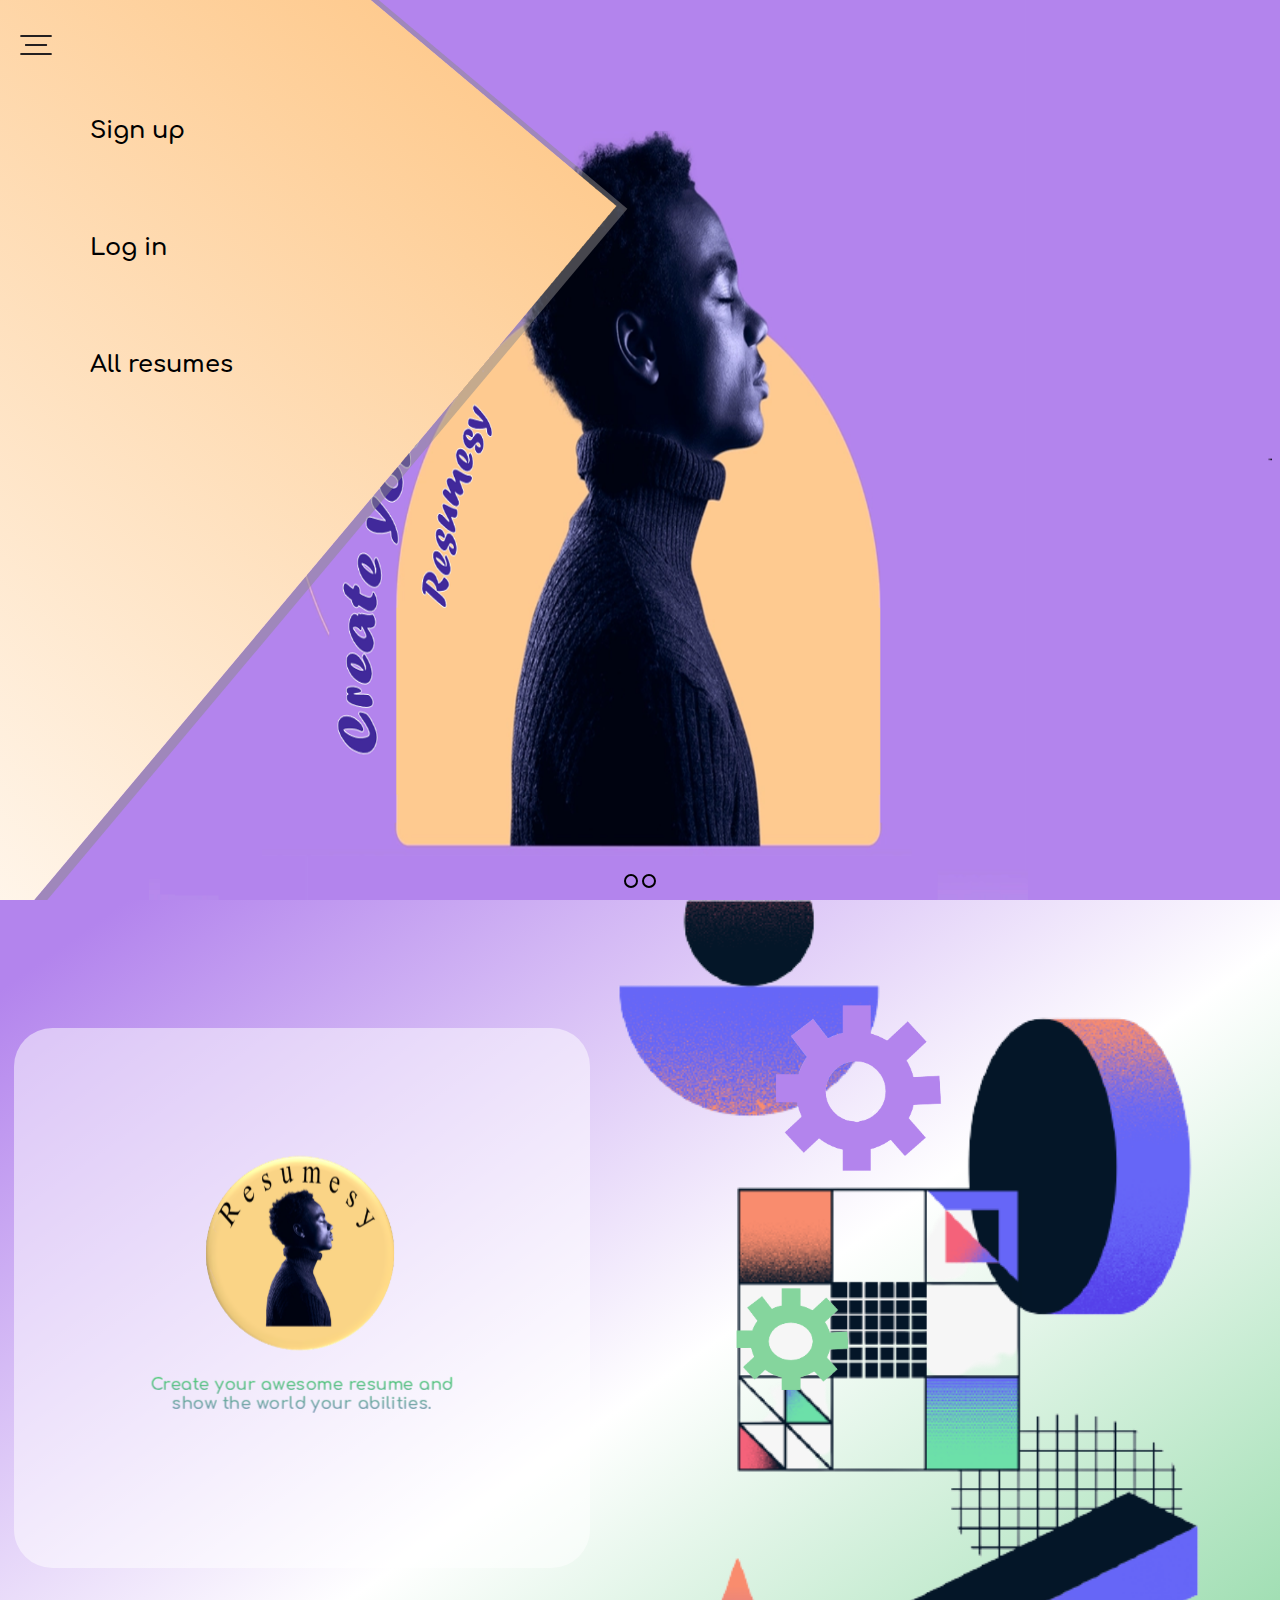
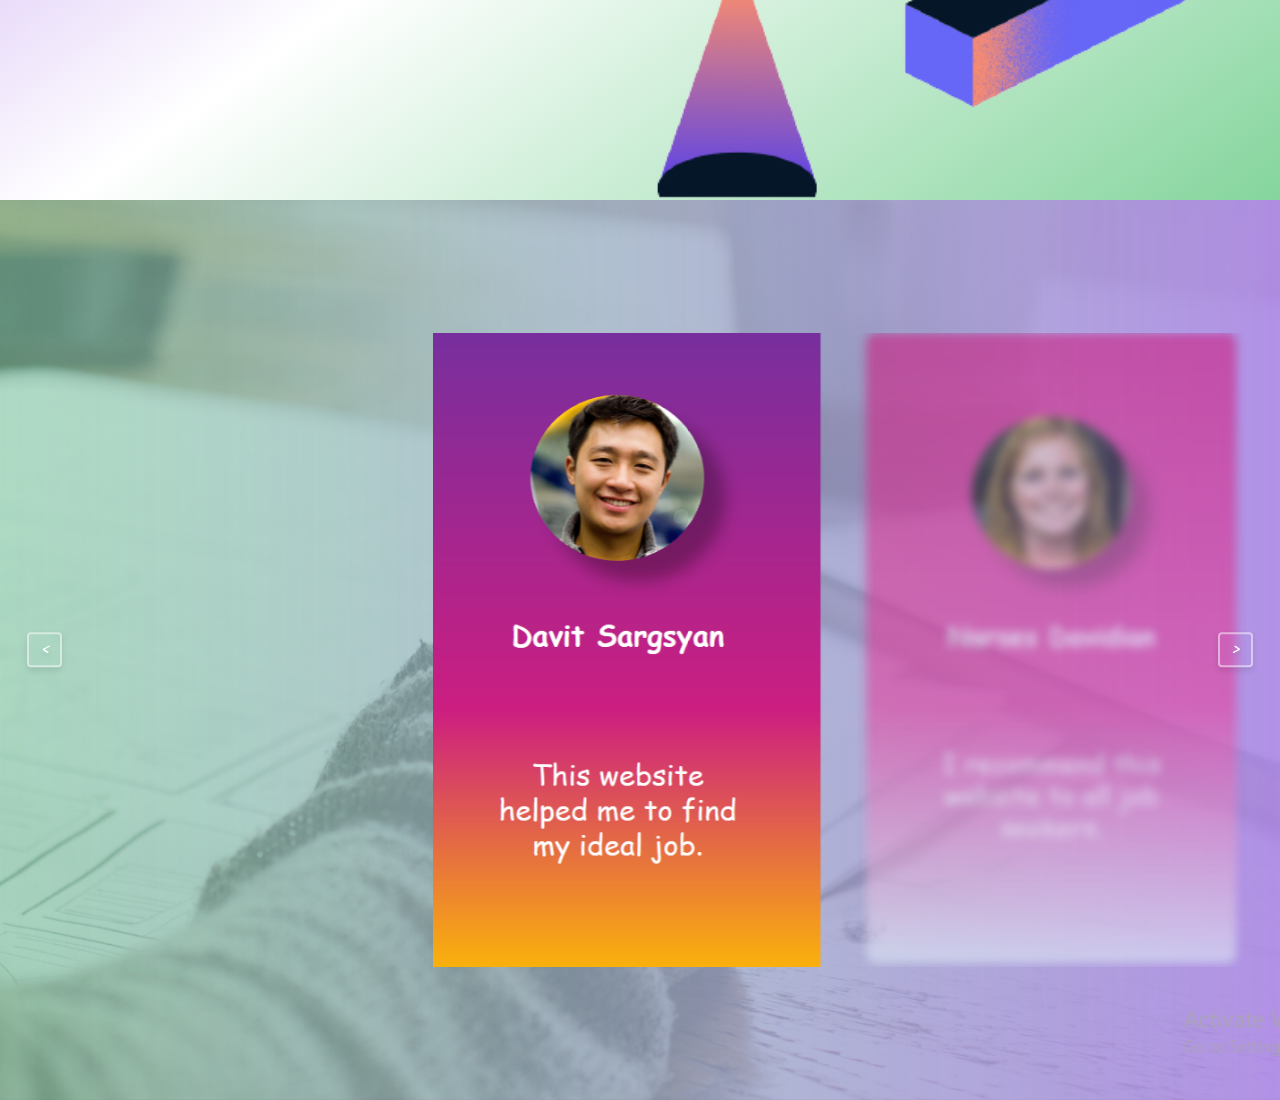
<file: pages/index.html>
<!DOCTYPE html>
<html lang="en">

<head>
    <meta charset="UTF-8">
    <meta name="viewport" content="width=device-width, initial-scale=1, user-scalable=no">
    <meta http-equiv="X-UA-Compatible" content="IE=edge">
    <meta name="viewport" content="width=device-width, initial-scale=1.0">
    <title>Resumesy</title>
    <link rel="stylesheet" href="../stylesheets/index.css">
    <link rel="stylesheet" href="../stylesheets/glide.core.min.css">
    <link rel="stylesheet" href="../stylesheets/glide.theme.min.css">
    <link rel="icon" href="../images/logo.png">
</head>

<body>
    <img class="menu-icon" src="../images/menu-icon.png" alt="menu" id="menu-icon">
    <div class="navbar" id="navbar">
    </div>
    <ul id="icons">
        <a href="../pages/register.html">
            <li>Sign up</li>
        </a>
        <a href="../pages/register.html">
            <li>Log in</li>
        </a>
        <a href="../pages/allResumes.html">
            <li>All resumes</li>
        </a>
    </ul>

    <nav class="navigation-menue"></nav>
    <div class="slider">
        <div class="slides">
            <input type="radio" name="radio-btn" id="radio1">
            <input type="radio" name="radio-btn" id="radio2">
            <div class="slide first">
                <img src="../images/slide1.png" alt="background">
            </div>
            <div class="slide second">
                <img src="../images/slide2.png" alt="background">
            </div>
        </div>
        <div class="navigation-manual">
            <label for="radio1" class="manual-btn"></label>
            <label for="radio2" class="manual-btn"></label>
        </div>
    </div>
    <div class="about">
        <img src="../images/img1.png" alt="pic" id="img1">
        <img src="../images/img2.png" alt="pic" id="img2">
        <div class="about-text" data-tilt data-tilt-glare data-tilt-max-glare="0.8">
            <img src="../images/logo.png" alt="">
            <span>
                Create your awesome resume and show the world your abilities.
        </span>
        </div>
        <img src="../images/about-pic (2).png" alt="pic" class="about-img">
    </div>
    <div class="footer">
        <div class="glide">
            <div data-glide-el="track" class="glide__track">
                <ul class="glide__slides">
                    <li class="glide__slide">
                        <div class="box">
                            <img src="../images/comment1.png" alt="comment">
                        </div>
                    </li>
                    <li class="glide__slide">
                        <div class="box">
                            <img src="../images/comment2.png" alt="comment">
                        </div>
                    </li>
                    <li class="glide__slide">
                        <div class="box">
                            <img src="../images/comment3.png" alt="comment">
                        </div>
                    </li>
                    <li class="glide__slide">
                        <div class="box">
                            <img src="../images/comment4.png" alt="comment">
                        </div>
                    </li>
                    <li class="glide__slide">
                        <div class="box">
                            <img src="../images/comment5.png" alt="comment">
                        </div>
                    </li>
                    <li class="glide__slide">
                        <div class="box">
                            <img src="../images/comment6.png" alt="comment">
                        </div>
                    </li>
                </ul>
            </div>
            <div class="glide__arrows" data-glide-el="controls">
                <button class="glide__arrow glide__arrow--left" data-glide-dir="<">
                    <i class="fa fa-arrow-left"><</i>
                </button>
                <button class="glide__arrow glide__arrow--right" data-glide-dir=">">
                    <i class="fa fa-arrow-right">></i>
                </button>
            </div>
        </div>

    </div>
    <script src="../scripts/jq.js"></script>
    <script src="../scripts/index.js"></script>
    <script type="text/javascript" src="../scripts/vanilla-tilt.js"></script>
    <script src="../scripts/glide.min.js"></script>
    <script>
        new Glide(".glide", {
            type: 'carouse1',
            perView: 3,
            focusAt: 'center',
            gap: 20,
            breakpoints: {
                1200: {
                    perView: 3,
                },
                900: {
                    perView: 2,
                },
                750: {
                    preView: 1,
                }
            }
        }).mount()
    </script>
    <!---start GOFTINO code--->
    <script type="text/javascript">
        !function(){var i="B3LMyn",a=window,d=document;function g(){var g=d.createElement("script"),s="https://www.goftino.com/widget/"+i,l=localStorage.getItem("goftino_"+i);g.async=!0,g.src=l?s+"?o="+l:s;d.getElementsByTagName("head")[0].appendChild(g);}"complete"===d.readyState?g():a.attachEvent?a.attachEvent("onload",g):a.addEventListener("load",g,!1);}();
    </script>
    <!---end GOFTINO code--->

</body>

</html>
</file>
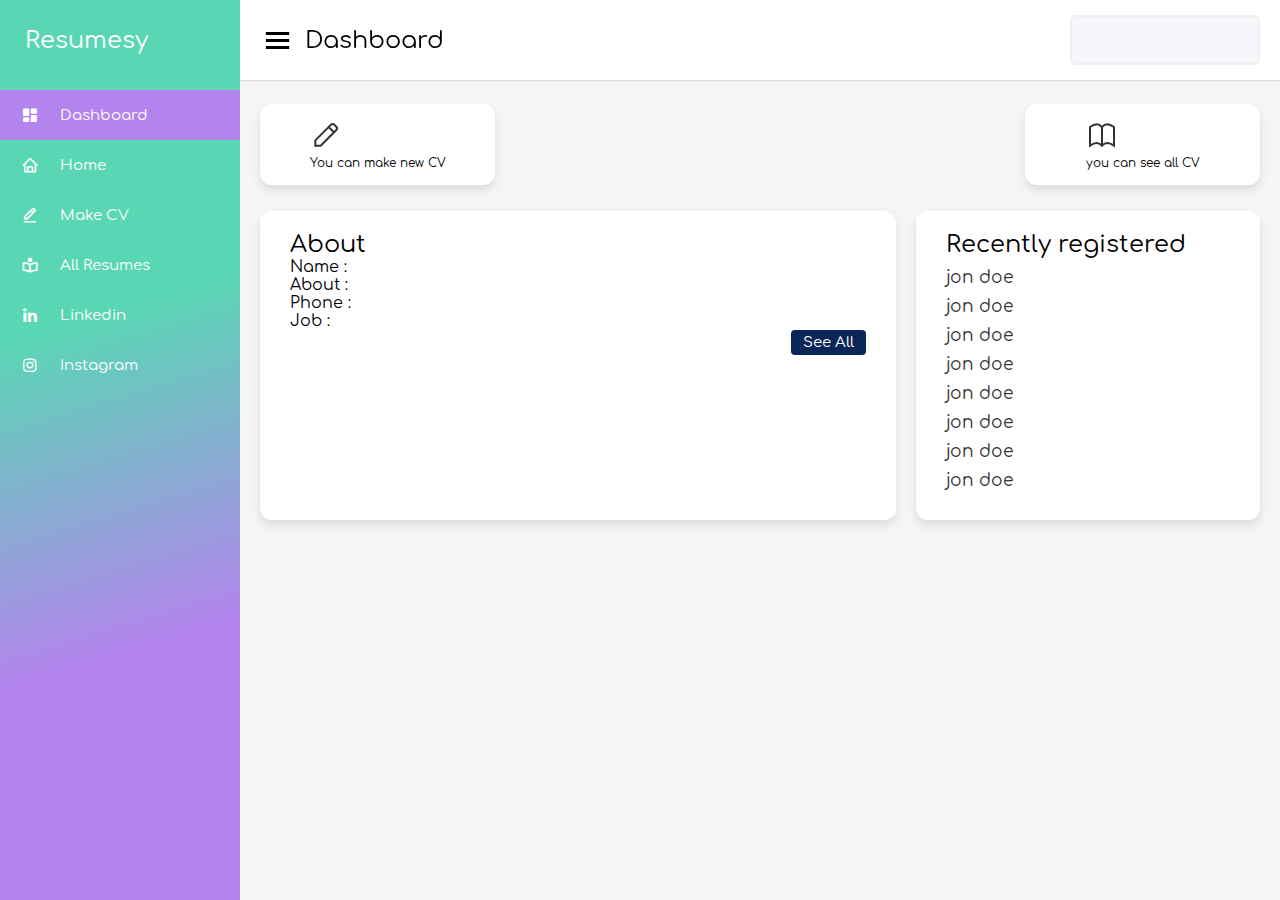
<file: pages/Dashboard.html>
<!DOCTYPE html>
<html lang="en" data-theme="light">

<head>
    <meta charset="UTF-8">
    <meta http-equiv="X-UA-Compatible" content="IE=edge">
    <meta name="viewport" content="width=device-width, initial-scale=1.0">
    <link rel="stylesheet" href="../stylesheets/Dashboard.css">
    <link href='https://unpkg.com/boxicons@2.0.7/css/boxicons.min.css' rel='stylesheet'>
    <link rel="icon" href="../images/logo.png">
    <title>Dashboard</title>
    
</head>

<body>
    <div class="sidebar">
        <div class="logo-details">
          <span class="logo_name">Resumesy</span>
        </div>
          <ul class="nav-links">
            <li>
              <a href="#" class="active">
                <i class='bx bxs-dashboard' ></i>
                <span class="links_name">Dashboard</span>
              </a>
            </li>
            <li>
              <a href="./index.html">
                <i class='bx bx-home' ></i>
                <span class="links_name">Home</span>
              </a>
            </li>
            <li>
                <a href="./resumeBuilder.html">
                    <i class='bx bx-edit-alt' ></i>
                  <span class="links_name">Make CV</span>
                </a>
              </li>
    
            <li>
              <a href="./allResumes.html">
                <i class='bx bx-book-reader'></i>
                <span class="links_name">All Resumes</span>
              </a>
            </li>
            <li>
                <a href="#">
                    <i class='bx bxl-linkedin' ></i>
                  <span class="links_name">Linkedin</span>
                </a>
            </li>
            <li>
                <a href="#">
                    <i class='bx bxl-instagram' ></i>
                  <span class="links_name">Instagram</span>
                </a>
            </li>
            
      </div>
      <section class="home-section">
        <nav>
          <div class="sidebar-button">
            <i class='bx bx-menu sidebarBtn'></i>
            <span class="dashboard">Dashboard</span>
          </div>
          <div id="profile-details" class="profile-details">
            <span id="admin_name" class="admin_name"></span>
            
          </div>
        </nav>
    
        <div class="home-content">
            <div class="overview-boxes">
              
                <div class="box">
                    <div class="right-side">
                        <div class="box-topic"><img src="../icons/edit.svg" alt=""></div>
                        <div class="indicator">
                          <span class="text">You can make new CV</span>
                        </div>
                    </div>
              
              </div>
              <div class="box">
                <div class="right-side">
                  <div class="box-topic"><img src="../icons/book-opened.svg" alt=""></div>
                  <div class="indicator">
                    <span class="text">you can see all CV</span>
                  </div>
                </div>
              </div>
            </div>
    
              
    
              
          <div class="sales-boxes">
            <div class="recent-sales box">
              <div class="title">About</div>
              <div class="sales-details">
                <div class="inline">
                  <span>Name : </span><span id="boxName"></span>
                  <br>
                  <span>About : </span><span id="boxAbout"></span>
                  <br>
                  <span>Phone : </span><span id="boxPhone"></span>
                  <br>
                  <span>Job : </span><span id="boxJob"></span>  
                </div>
                
              </div>
              <div class="button">
                <a href="./allResumes.html">See All</a>
              </div>
            </div>
            <div class="top-sales box">
              <div class="title">Recently registered</div>
              <ul class="top-sales-details">
                <li>
                <a href="#">
                  <span class="product">jon doe</span>
                </a>
                
              </li>
              <li>
                <a href="#">
                  <span class="product">jon doe</span>
                </a>
              </li>
              <li>
                <a href="#">
                 
                  <span class="product">jon doe</span>
                </a>
                
              </li>
              <li>
                <a href="#">
                  <span class="product">jon doe</span>
                </a>
                
              </li>
              <li>
                <a href="#">
                  <span class="product">jon doe</span>
                </a>
                
              </li>
              <li>
                <a href="#">
                 <span class="product">jon doe</span>
                </a>
                
              <li>
                <a href="#">
                  <span class="product">jon doe</span>
                </a>
                
              </li>
    <li>
                <a href="#">
                  <span class="product">jon doe</span>
                </a>
              </li>
              </ul>
            </div>
          </div>
        </div>
      </section>



    
    <script src="../scripts/vanilla-tilt.js"></script>
    <script src="../scripts/jq.js"></script>
    <script src="../scripts/Dashboard.js"></script>


</body>

</html>
</file>
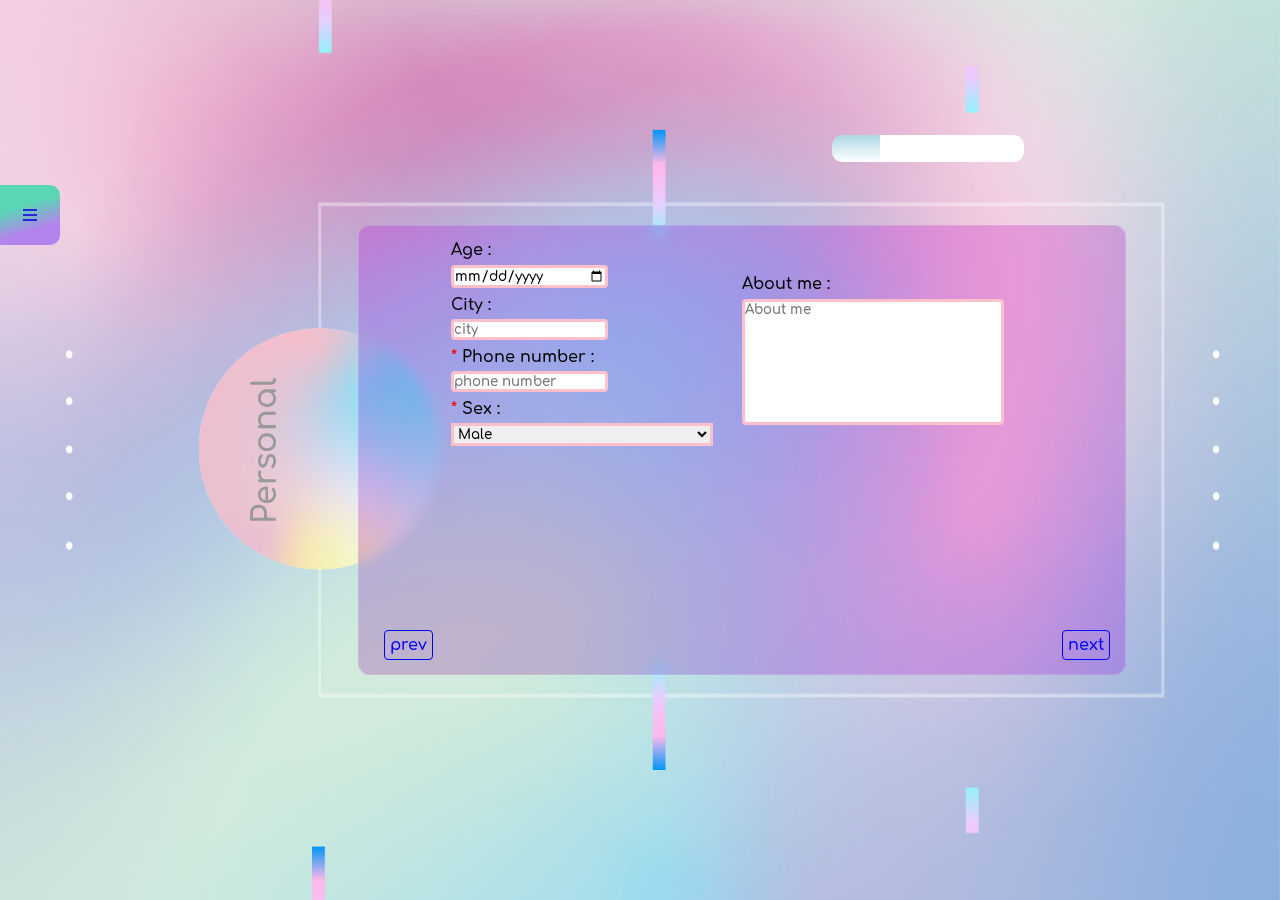
<file: pages/resumeBuilder.html>
<!DOCTYPE html>
<html lang="en">

<head>
    <meta charset="UTF-8">
    <meta http-equiv="X-UA-Compatible" content="IE=edge">
    <meta name="viewport" content="width=device-width, initial-scale=1.0">
    <link rel="shortcut icon" href="../images/logo.png">
    <title>Resumesy</title>
    <link rel="stylesheet" href="../stylesheets/resumeBuilder.css">
</head>

<body>

    <div class="container">
        <div class="navbar">
            <input type="checkbox" id="check">
            <nav class="menu">
                <label for="check" id="check">
                <img src="../images/hamburger.svg" alt="menu">
            </label>
                <ul>
                    <a href="./index.html">
                        <li id="nav-icon1"><img src="../images/home-alt.svg" alt=""></li>
                    </a>
                    <a href="./Dashboard.html">
                        <li id="nav-icon2"><img src="../images/feed.svg" alt="menu"></li>
                    </a>
                    <a href="./allResumes.html">
                        <li id="nav-icon3"><img src="../images/grid.svg" alt=""></li>
                    </a>
                </ul>
        </div>
        <img src="../images/pic-make.png" alt="" class="pic-make">

        <div class="progressbar">
            <div id="p1"></div>
            <div id="p2"></div>
            <div id="p3"></div>
            <div id="p4"></div>
        </div>


        <span id="btn1">
            prev
        </span>
        <span id="btn">next
        </span>

        <div class="popup" data-tilt data-tilt-glare data-tilt-max-glare="0.8" id="popup">
            <img src="../images/cancel.svg" alt="cancel" id="cancel">
            <p id="popup-txt">Lorem ipsum, dolor sit amet consectetur adipisicing elit. Veritatis ducimus odio minus et! Laborum officiis ab quae, odio fugiat deleniti tenetur architecto non itaque magnam sunt cum similique deserunt facilis?</p>
        </div>



        <div class="slider">

            <div class="slides">
                <div class="slide first" id="first">
                    <div>
                        <div class="sub-slide">
                            <label for="age">Age : </label>
                            <input type="date" id="age" name="age" placeholder="age">
                            <label for="city">City : </label>
                            <input type="text" id="city" name="city" placeholder="city">
                            <label for="phone"><span class="red">*</span> Phone number : </label>
                            <input type="tel" id="phone" name="phone" placeholder="phone number">
                            <label for="sex"><span class="red">*</span> Sex : </label>

                            <select id="sex">
                                <option value="male">Male</option>
                                <option value="female">Female</option>
                            </select>


                        </div>
                        <div class="sub-slide">
                            <label for="about" class="next-col">About me : </label>
                            <textarea id="about" name="about" placeholder="About me" rows="8" cols="16"></textarea>
                        </div>
                    </div>
                </div>
                <div class="slide" id="second">
                    <div>
                        <label for="field"><span class="red">*</span> Field of study : </label>
                        <input type="text" id="field" name="field" placeholder="field">
                        <label for="grade">Grade : </label>
                        <input type="text" id="grade" name="grade" placeholder="grade">
                        <label for="record">Summary of educational / academic records : </label>
                        <textarea id="record" name="record" placeholder="About me" rows="3" cols="8"></textarea>
                    </div>
                </div>
                <div class="slide" id="third">
                    <div>
                        <div class="sub-slide">
                            <label for="title"><span class="red">*</span> Job title : </label>
                            <input type="text" id="title" name="title" placeholder="job title">
                            <label for="position">Job position : </label>
                            <input type="text" id="position" name="position" placeholder="job position">
                            <label for="workplace">Workplace name : </label>
                            <input type="text" id="workplace" name="workplace" placeholder="workplace name">
                        </div>
                        <div class="sub-slide">
                            <label for="status" class="next-col"><span class="red">*</span> Occupational status : </label>
                            <div class="occupational-status">
                                <div>
                                    <input type="radio" id="status1" name="status" value="status1" checked="checked">   <label for="status1" class="radio-label">Unemployed</label><br>
                                </div>
                                <div>
                                    <input type="radio" id="status2" name="status" value="status2">   <label for="status2" class="radio-label">Job seeker</label><br>
                                </div>
                                <div>
                                    <input type="radio" id="status3" name="status" value="status3">   <label for="status3" class="radio-label">Employed</label><br>
                                </div>
                            </div>
                        </div>
                    </div>
                </div>
                <div class="slide" id="fourth">
                    <div>
                        <div class="skill-div">
                            <label for="skills">Skills </label>
                            <img src="../images/add.svg" alt="add" id="add-skill">
                        </div>
                        <div>
                            <ul>
                                <li class="skills">
                                    <input type="text" id="skill1" placeholder="skill 1" name="skill1">
                                </li>
                                <li class="skills">
                                    <input type="text" id="skill2" placeholder="skill 2" name="skill2">
                                </li>
                                <li class="skills">
                                    <input type="text" id="skill3" placeholder="skill 3" name="skill3">
                                </li>
                                <li class="skills">
                                    <input type="text" id="skill4" placeholder="skill 4" name="skill4">
                                </li>
                                <li class="skills">
                                    <input type="text" id="skill5" placeholder="skill 5" name="skill5">
                                </li>
                                <input type="button" onclick="make()" value="submit" id="submit" name="submit">
                            </ul>
                        </div>
                    </div>
                </div>
            </div>

        </div>
        <span class="text" id="text">
                Personal
            </span>



    </div>
    <script src="../scripts/jq.js"></script>
    <script type="text/javascript" src="../scripts/vanilla-tilt.js"></script>
    <script src="../scripts/resumeBuilder.js"></script>

</body>

</html>
</file>
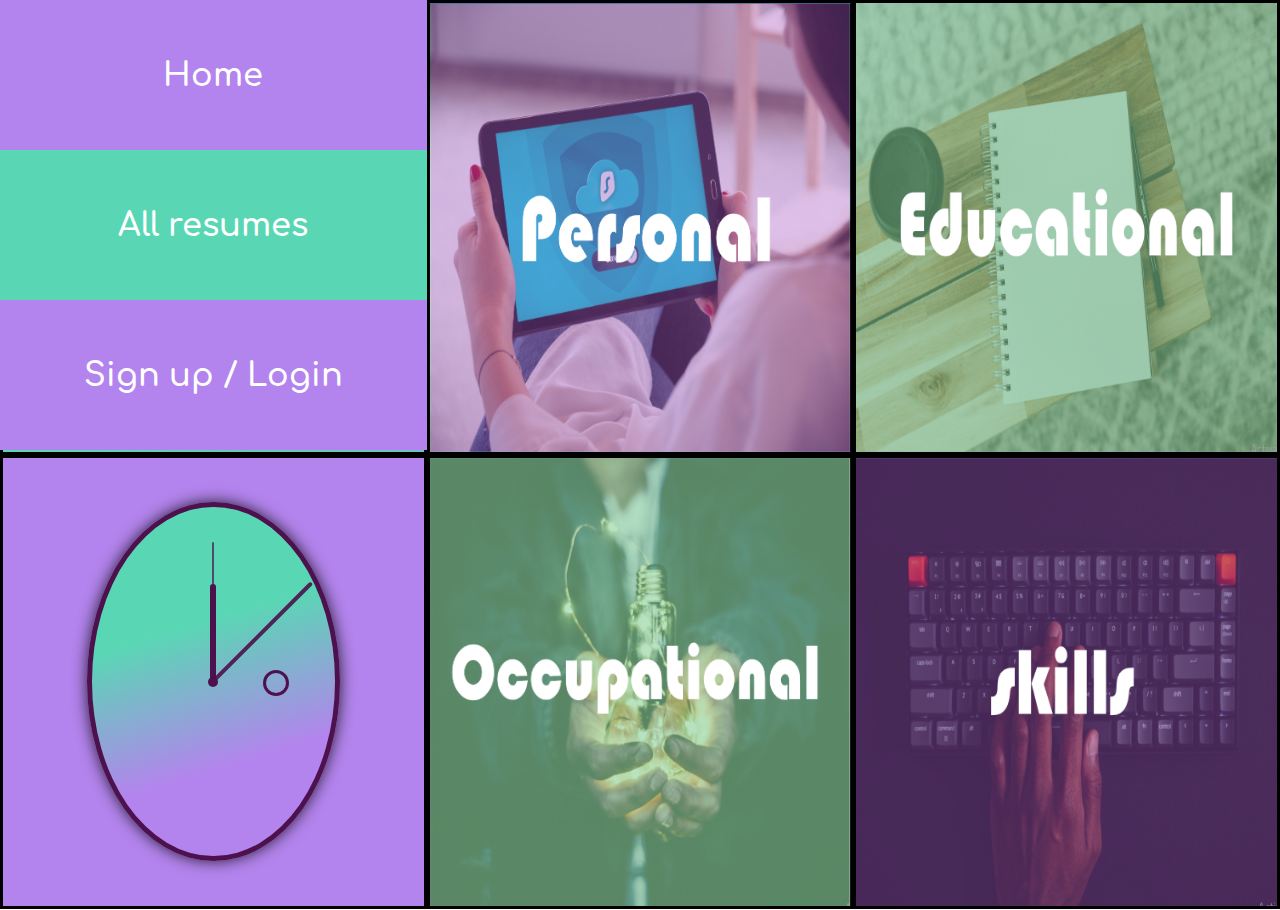
<file: pages/showResume.html>
<!DOCTYPE html>
<html lang="en">

<head>
    <meta charset="UTF-8">
    <meta http-equiv="X-UA-Compatible" content="IE=edge">
    <meta name="viewport" content="width=device-width, initial-scale=1.0">
    <link rel="shortcut icon" href="../images/logo.png">
    <title>Resumesy</title>
    <link rel="stylesheet" href="../stylesheets/showResume.css">
    <link rel="stylesheet" href="https://cdnjs.cloudflare.com/ajax/libs/font-awesome/5.12.1/css/all.min.css">
</head>

<body>
    <div class="container">
        <div class="partition menu-partition">
            <span id="menu">
                Menu
            </span>
            <div class="nav">
                <div id="nav-home">
                    <a href="./index.html"><span class="nav-title">Home</span></a>
                </div>
                <div id="nav-all">
                    <a href="./allResumes.html"><span class="nav-title">All resumes</span></a>
                </div>
                <div id="nav-login">
                    <a href="./register.html"><span class="nav-title">Sign up / Login</span></a>
                </div>
            </div>
        </div>
        <div class="partition">
            <div class="flip-card">
                <div class="flip-card-inner">
                    <div class="flip-card-front">
                        <img src="../images/personal.png" alt="personal" style="width:100%;height:100%;">
                    </div>
                    <div class="flip-card-back purple">
                        <div class="personal-div flip-div">
                            <span id="age">
                                Age : Not entered
                            </span>
                            <span id="city">
                                City : Not entered
                            </span>
                            <span id="phone">
                                Phone : Not entered
                            </span>
                        </div>
                    </div>
                </div>
            </div>
        </div>
        <div class="partition">
            <div class="flip-card">
                <div class="flip-card-inner">
                    <div class="flip-card-front">
                        <img src="../images/educational.png" alt="personal" style="width:100%;height:100%;">
                    </div>
                    <div class="flip-card-back green">
                        <div class="educational-div flip-div">
                            <span id="study-field">
                                Field of study : Not entered
                            </span>
                            <span id="grade">
                                Grade : Not entered
                            </span>
                        </div>
                    </div>
                </div>
            </div>

        </div>
        <div class="partition clock-partition">
            <div class="clock">
                <div class="hour"></div>
                <div class="minute"></div>
                <div class="second"></div>
                <div class="center"></div>
                <div class="date"></div>
            </div>
        </div>
        <div class="partition">
            <div class="flip-card">
                <div class="flip-card-inner">
                    <div class="flip-card-front">
                        <img src="../images/occupational.png" alt="personal" style="width:100%;height:100%;">
                    </div>
                    <div class="flip-card-back green">
                        <div class="occupational-div flip-div">
                            <span id="job-title">
                                Job title : Not entered
                            </span>

                            <span id="workplace-name">
                                Workplace name : Not entered
                            </span>

                        </div>
                    </div>
                </div>
            </div>
        </div>
        <div class="partition">
            <div class="flip-card">
                <div class="flip-card-inner">
                    <div class="flip-card-front">
                        <img src="../images/skills.png" alt="personal" style="width:100%;height:100%;">
                    </div>
                    <div class="flip-card-back purple">
                        <div class="skills-div flip-div">
                            <span id="skills">
                                Skills : <br> <br>
                                <span id="skil1">Not entered</span>
                            <br>
                            <span id="skil2"></span>
                            <br>
                            <span id="skil3"></span>
                            <br>
                            <span id="skil4"></span>
                            <br>
                            <span id="skil5"></span>
                            </span>
                        </div>
                    </div>
                </div>
            </div>
        </div>
    </div>
    <script src="../scripts/jq.js"></script>
    <script src="../scripts/showResume.js"></script>
</body>

</html>
</file>
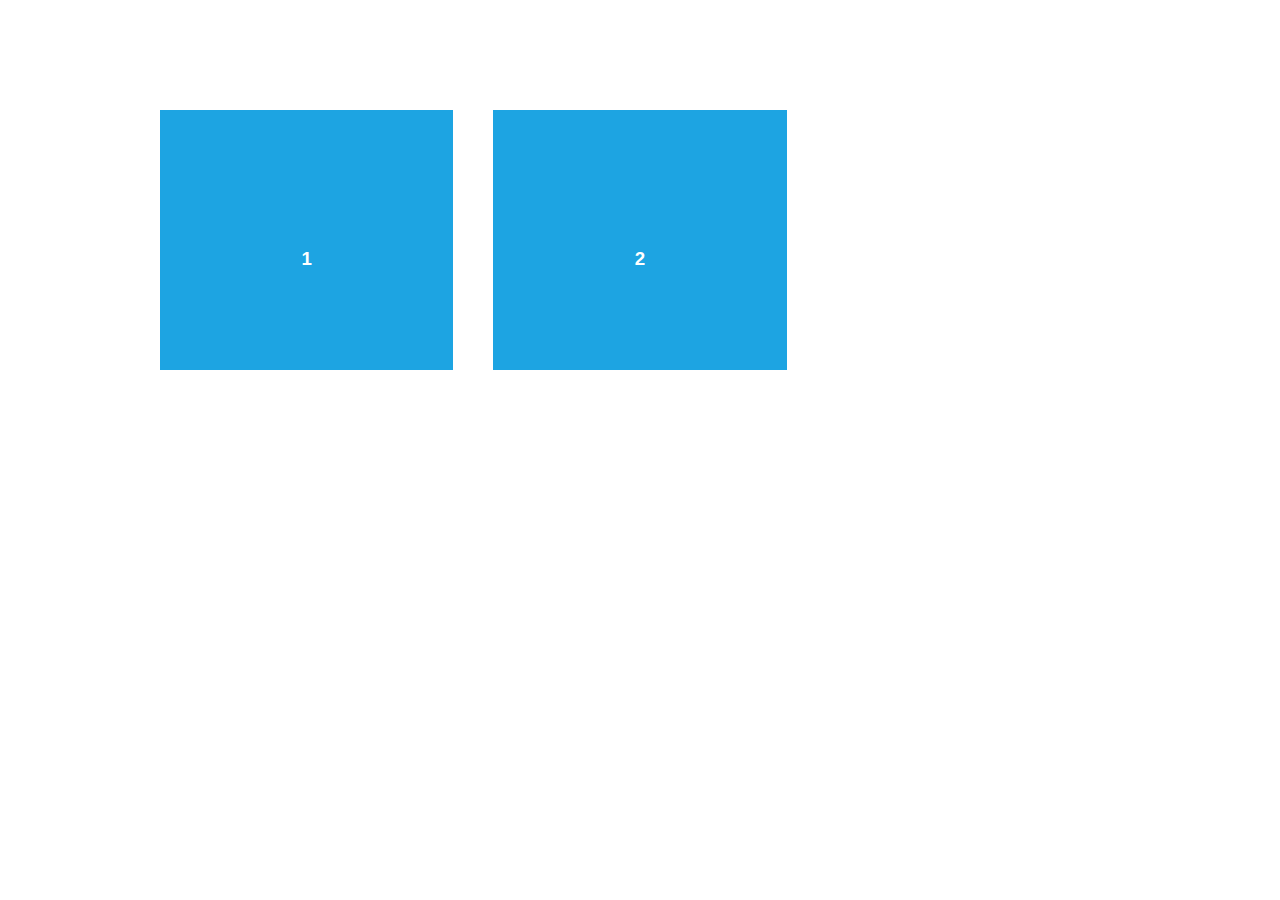
<file: animation/aos/demo/async.html>
<!DOCTYPE html>
<html>
  <head>
    <meta charset="utf-8">
    <title>AOS - Animate on scroll library</title>
    <meta name="viewport" content="width=device-width">
    <link rel="stylesheet" href="css/styles.css" />
    <link rel="stylesheet" href="../dist/aos.css" />
  </head>
  <body>
    <div id="aos-demo" class="aos-all"></div>

    <script src="../dist/aos.js"></script>
    <script>
      AOS.init({
        easing: 'ease-in-out-sine'
      });

      setInterval(addItem, 300);

      var itemsCounter = 1;
      var container = document.getElementById('aos-demo');

      function addItem () {
        if (itemsCounter > 42) return;
        var item = document.createElement('div');
        item.classList.add('aos-item');
        item.setAttribute('data-aos', 'fade-up');
        item.innerHTML = '<div class="aos-item__inner"><h3>' + itemsCounter + '</h3></div>';
        container.appendChild(item);
        itemsCounter++;
      }
    </script>
  </body>
</html>
</file>
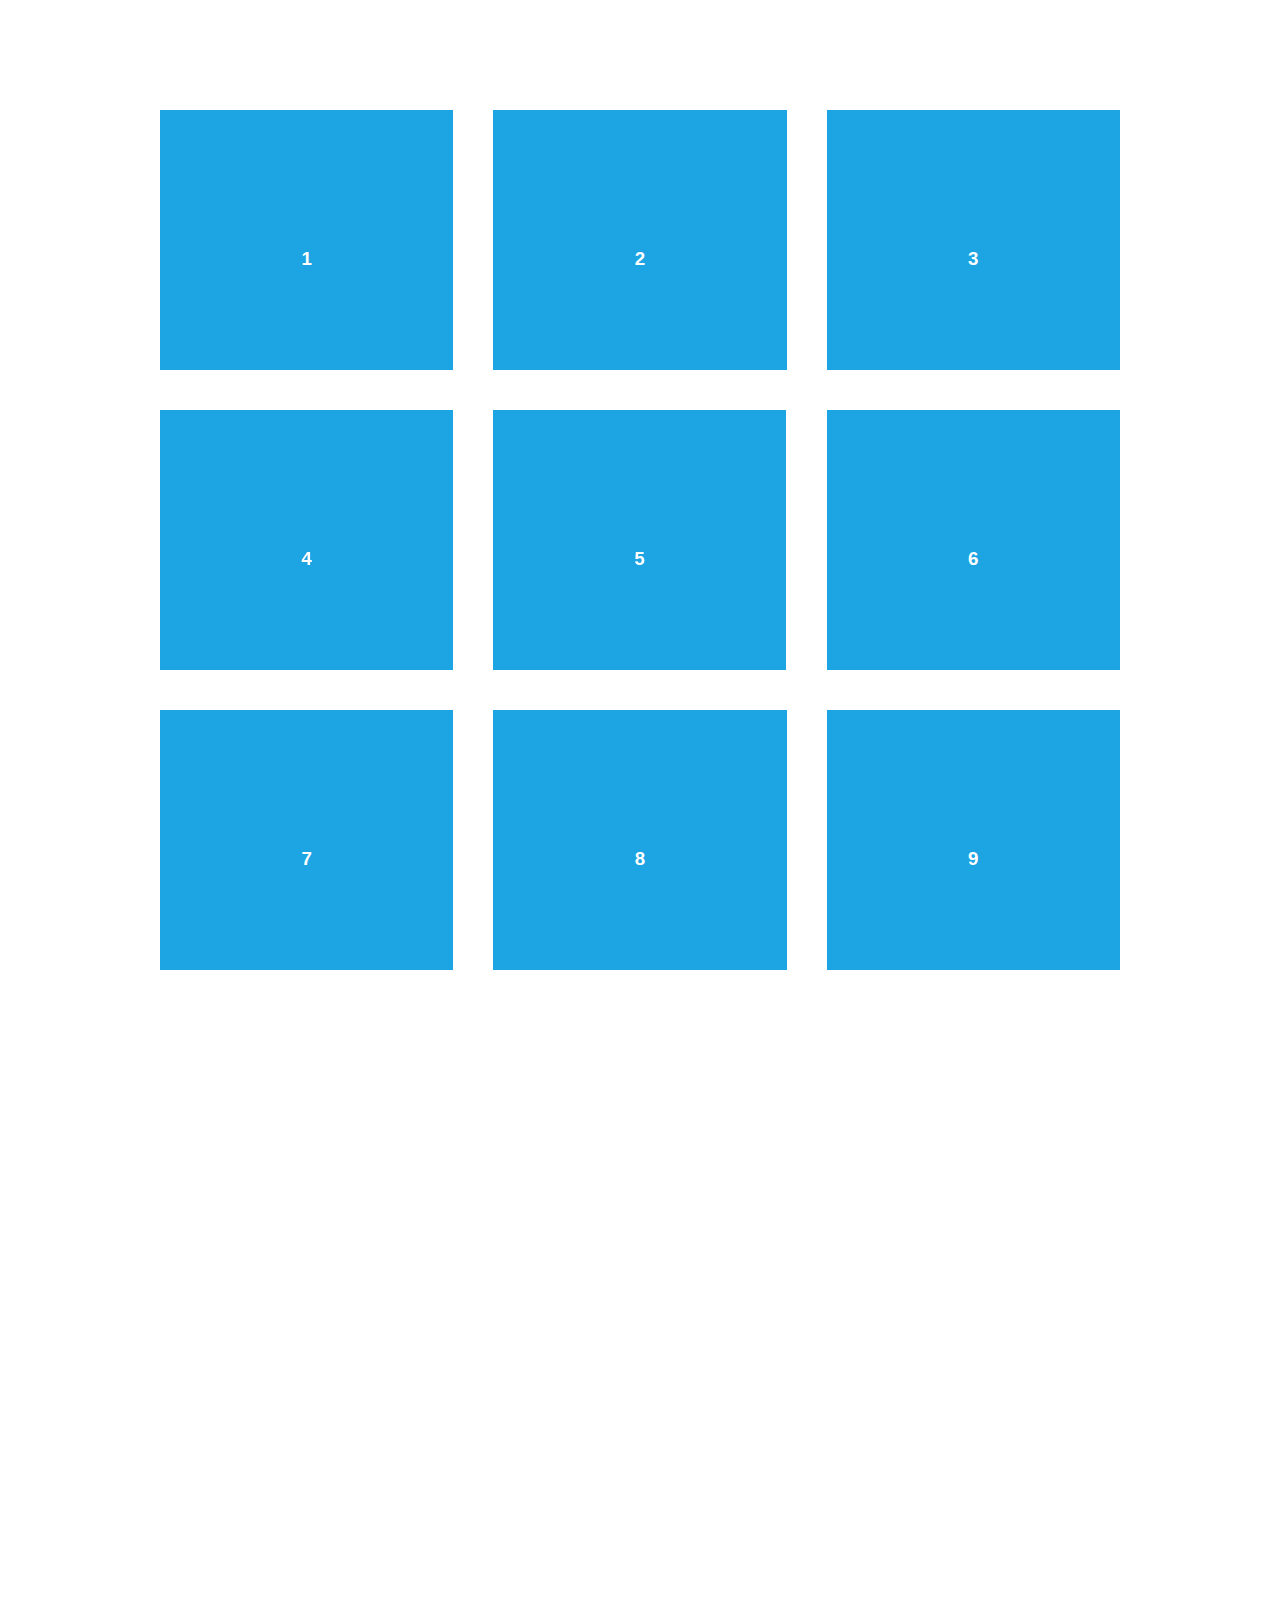
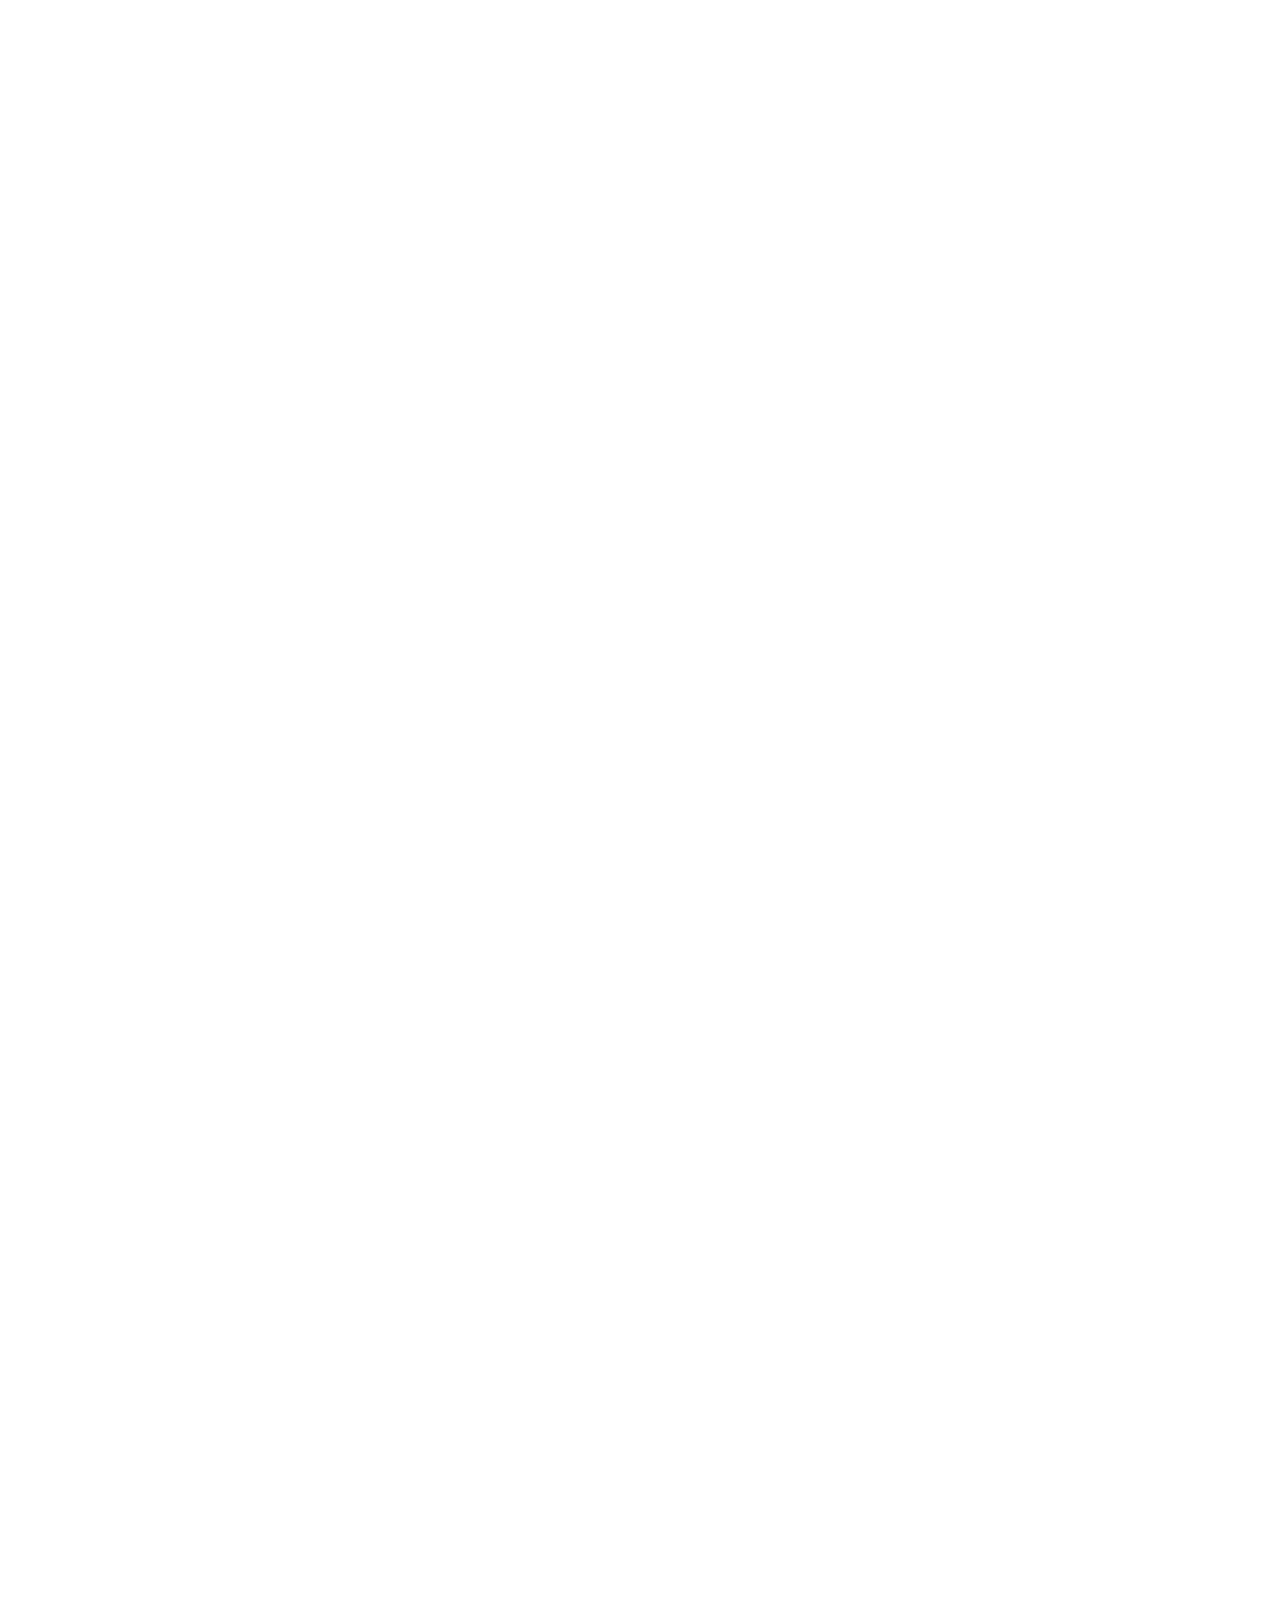
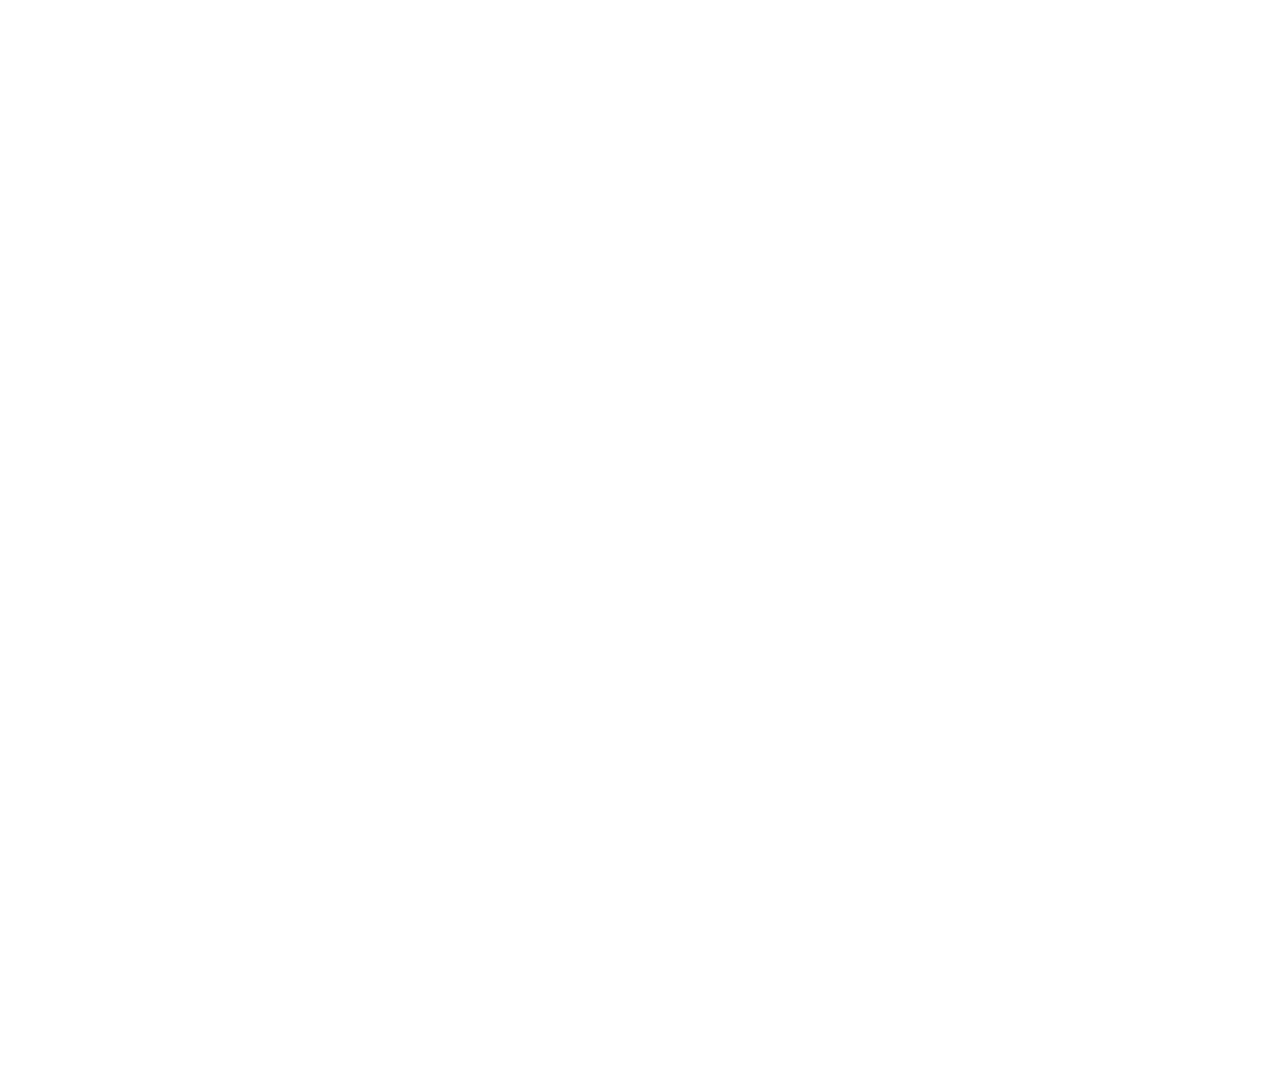
<file: animation/aos/demo/simple.html>
<!DOCTYPE html>
<html>
  <head>
    <meta charset="utf-8">
    <title>AOS - Animate on scroll library</title>
    <meta name="viewport" content="width=device-width">
    <link rel="stylesheet" href="css/styles.css" />
    <link rel="stylesheet" href="../dist/aos.css" />
    <!--[if lt IE 9]>
    <script src="//html5shiv.googlecode.com/svn/trunk/html5.js"></script>
    <![endif]-->
  </head>
  <body>
    <div id="transcroller-body" class="aos-all">
      <div class="aos-item" data-aos="fade-up">
        <div class="aos-item__inner"><h3>1</h3></div>
      </div>
      <div class="aos-item" data-aos="fade-down">
        <div class="aos-item__inner"><h3>2</h3></div>
      </div>
      <div class="aos-item" data-aos="zoom-out-down">
        <div class="aos-item__inner"><h3>3</h3></div>
      </div>
      <div class="aos-item" data-aos="flip-down">
        <div class="aos-item__inner"><h3>4</h3></div>
      </div>
      <div class="aos-item" data-aos="flip-up">
        <div class="aos-item__inner"><h3>5</h3></div>
      </div>
      <div class="aos-item" data-aos="fade-down">
        <div class="aos-item__inner"><h3>6</h3></div>
      </div>
      <div class="aos-item" data-aos="fade-in">
        <div class="aos-item__inner"><h3>7</h3></div>
      </div>
      <div class="aos-item" data-aos="fade-down">
        <div class="aos-item__inner"><h3>8</h3></div>
      </div>
      <div class="aos-item" data-aos="fade-in">
        <div class="aos-item__inner"><h3>9</h3></div>
      </div>
      <div class="aos-item" data-aos="fade-down">
        <div class="aos-item__inner"><h3>10</h3></div>
      </div>
      <div class="aos-item" data-aos="fade-up">
        <div class="aos-item__inner"><h3>11</h3></div>
      </div>
      <div class="aos-item" data-aos="fade-down">
        <div class="aos-item__inner"><h3>12</h3></div>
      </div>
      <div class="aos-item" data-aos="fade-in">
        <div class="aos-item__inner"><h3>13</h3></div>
      </div>
      <div class="aos-item" data-aos="fade-up">
        <div class="aos-item__inner"><h3>14</h3></div>
      </div>
      <div class="aos-item" data-aos="fade-in">
        <div class="aos-item__inner"><h3>15</h3></div>
      </div>
      <div class="aos-item" data-aos="fade-up">
        <div class="aos-item__inner"><h3>16</h3></div>
      </div>
      <div class="aos-item" data-aos="fade-down">
        <div class="aos-item__inner"><h3>17</h3></div>
      </div>
      <div class="aos-item" data-aos="fade-up">
        <div class="aos-item__inner"><h3>18</h3></div>
      </div>
      <div class="aos-item" data-aos="zoom-out">
        <div class="aos-item__inner"><h3>19</h3></div>
      </div>
      <div class="aos-item" data-aos="fade-up">
        <div class="aos-item__inner"><h3>20</h3></div>
      </div>
      <div class="aos-item" data-aos="zoom-out">
        <div class="aos-item__inner"><h3>21</h3></div>
      </div>
      <div class="aos-item" data-aos="fade-in">
        <div class="aos-item__inner"><h3>22</h3></div>
      </div>
      <div class="aos-item" data-aos="zoom-out-up">
        <div class="aos-item__inner"><h3>23</h3></div>
      </div>
      <div class="aos-item" data-aos="zoom-out-down">
        <div class="aos-item__inner"><h3>24</h3></div>
      </div>
      <div class="aos-item" data-aos="fade-in">
        <div class="aos-item__inner"><h3>25</h3></div>
      </div>
      <div class="aos-item" data-aos="fade-in">
        <div class="aos-item__inner"><h3>26</h3></div>
      </div>
      <div class="aos-item" data-aos="fade-in">
        <div class="aos-item__inner"><h3>27</h3></div>
      </div>
      <div class="aos-item" data-aos="fade-in">
        <div class="aos-item__inner"><h3>28</h3></div>
      </div>
      <div class="aos-item" data-aos="fade-in">
        <div class="aos-item__inner"><h3>29</h3></div>
      </div>
      <div class="aos-item" data-aos="fade-in">
        <div class="aos-item__inner"><h3>30</h3></div>
      </div>
      <div class="aos-item" data-aos="fade-in">
        <div class="aos-item__inner"><h3>31</h3></div>
      </div>
      <div class="aos-item" data-aos="fade-in">
        <div class="aos-item__inner"><h3>32</h3></div>
      </div>
      <div class="aos-item" data-aos="fade-in">
        <div class="aos-item__inner"><h3>33</h3></div>
      </div>
      <div class="aos-item" data-aos="fade-in">
        <div class="aos-item__inner"><h3>34</h3></div>
      </div>
      <div class="aos-item" data-aos="fade-in">
        <div class="aos-item__inner"><h3>35</h3></div>
      </div>
      <div class="aos-item" data-aos="fade-in">
        <div class="aos-item__inner"><h3>36</h3></div>
      </div>
      <div class="aos-item" data-aos="fade-in">
        <div class="aos-item__inner"><h3>37</h3></div>
      </div>
      <div class="aos-item" data-aos="fade-in">
        <div class="aos-item__inner"><h3>38</h3></div>
      </div>
      <div class="aos-item" data-aos="fade-in">
        <div class="aos-item__inner"><h3>39</h3></div>
      </div>
      <div class="aos-item" data-aos="fade-in">
        <div class="aos-item__inner"><h3>40</h3></div>
      </div>
      <div class="aos-item" data-aos="fade-in">
        <div class="aos-item__inner"><h3>41</h3></div>
      </div>
      <div class="aos-item" data-aos="fade-in">
        <div class="aos-item__inner"><h3>42</h3></div>
      </div>
    </div>

    <script src="../dist/aos.js"></script>
    <script>
      AOS.init({
        easing: 'ease-in-out-sine'
      });
    </script>

    <!-- <script src="//cdnjs.cloudflare.com/ajax/libs/require.js/2.1.11/require.min.js"></script>
    <script>
      requirejs.config({
          baseUrl: '../dist',
      });

      require(['aos'], function(AOS){
          AOS.init({
              easing: 'ease-in-out-sine'
          });
      });
    </script> -->
  </body>
</html>
</file>
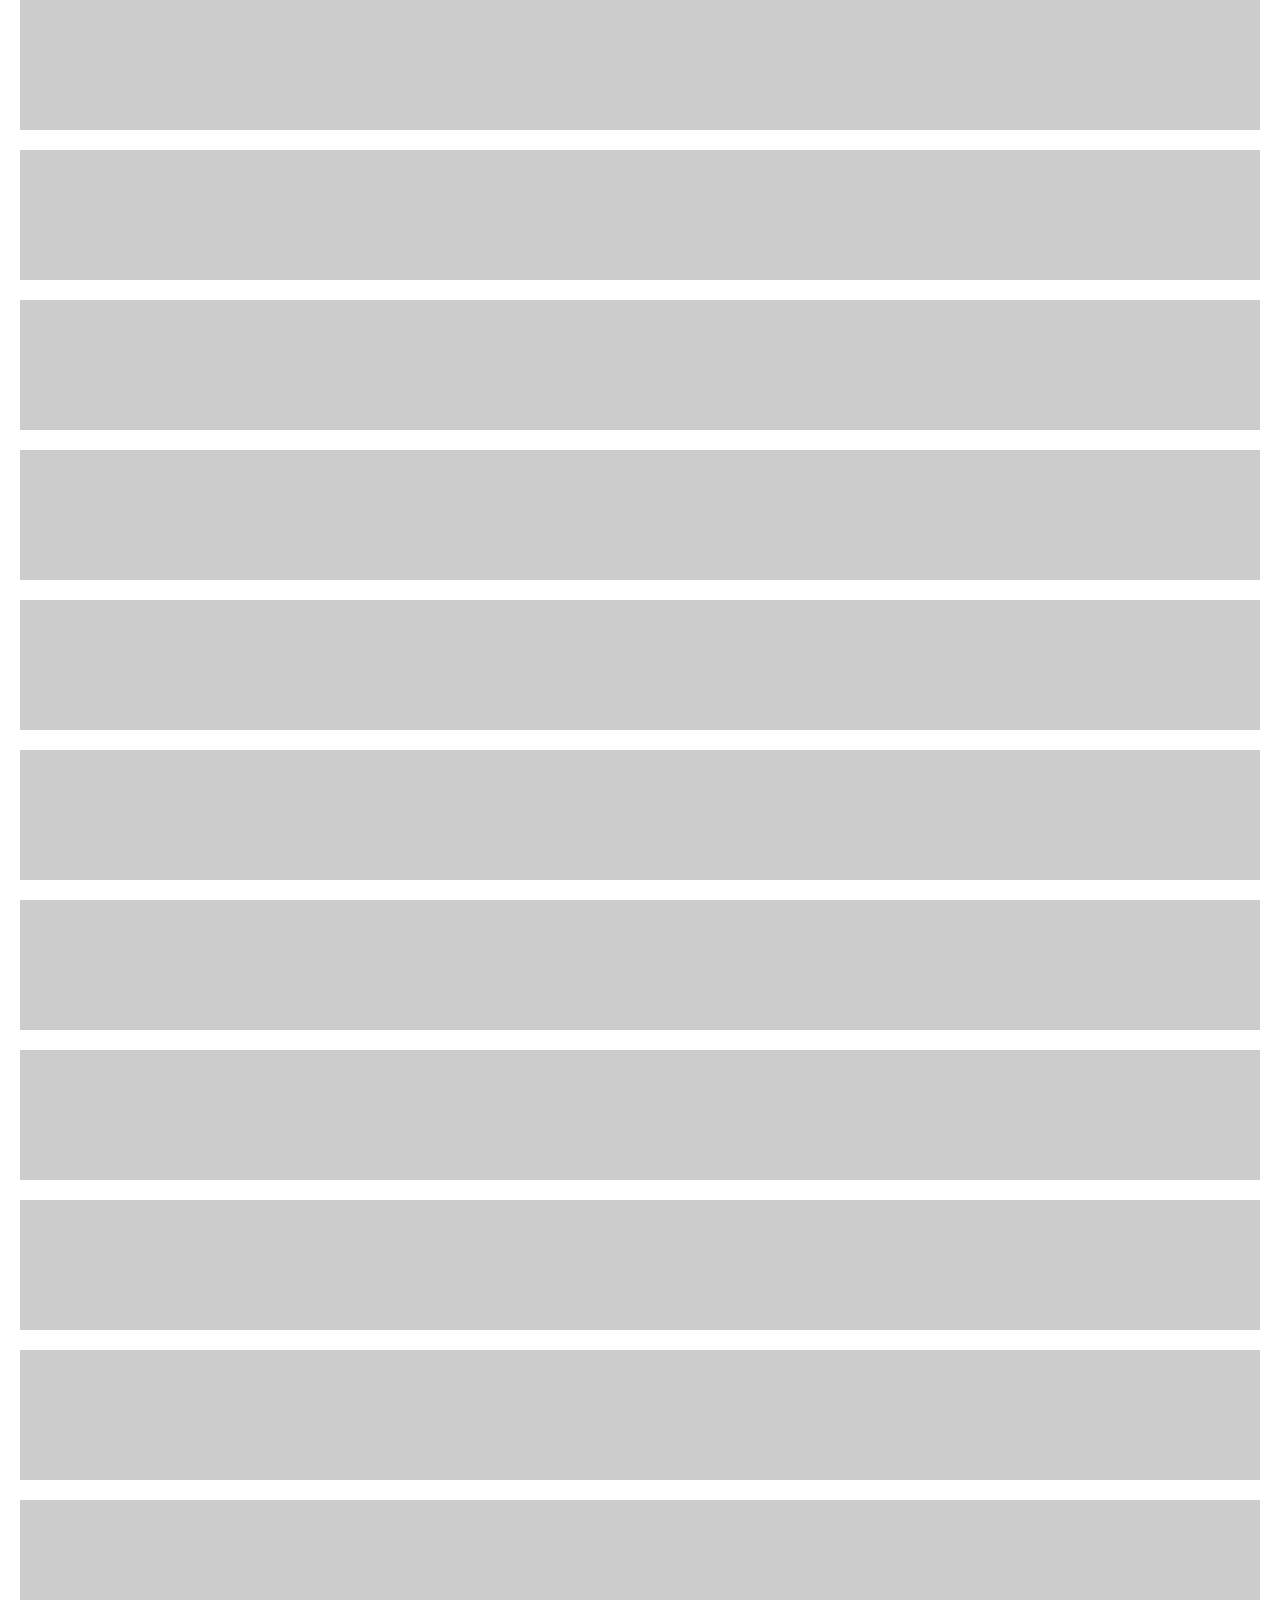
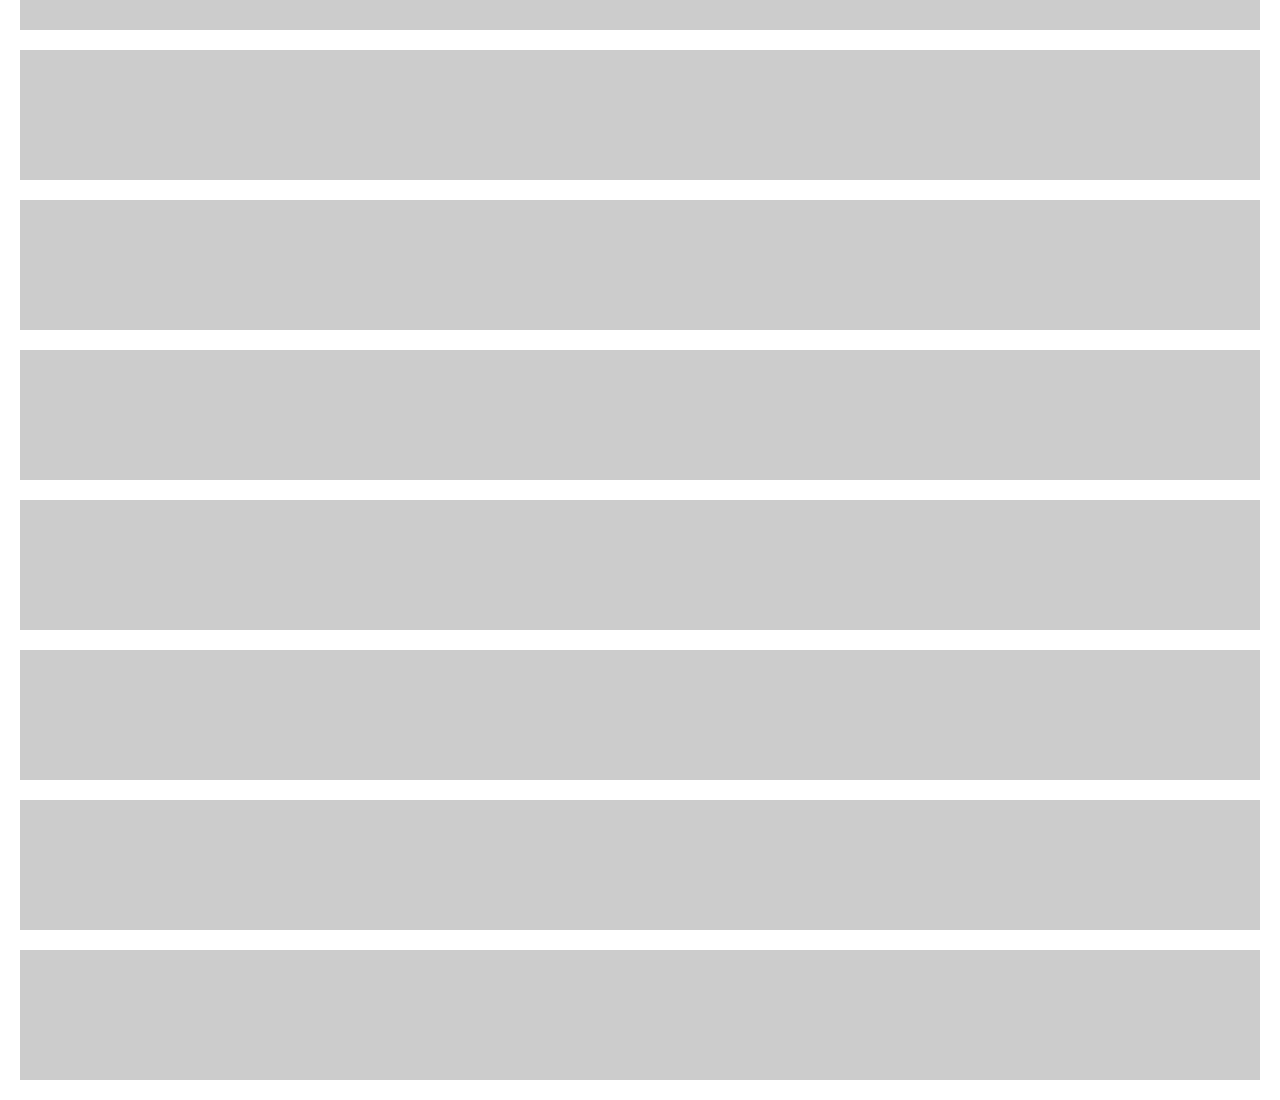
<file: animation/aos/test/fixtures/aos-offset.fixture.html>
<!DOCTYPE html>
<html>
  <head>
    <title></title>
    <style type="text/css">
      * {box-sizing: border-box;}
      body {
        margin: 0; padding: 0 20px; text-align: center;
      }
      .aos-item {
        width: 100%; height: 130px; margin: 0 0 20px 0; background: #ccc;
      }
    </style>
  </head>
  <body class="body">
    <div class="aos-item aos-item--1" data-aos-offset="50" data-aos="fade"></div>
    <div class="aos-item aos-item--2" data-aos-offset="50" data-aos="fade-up"></div>
    <div class="aos-item aos-item--3" data-aos-offset="50" data-aos="fade-down"></div>
    <div class="aos-item aos-item--4" data-aos-offset="50" data-aos="fade-left"></div>
    <div class="aos-item aos-item--5" data-aos-offset="50" data-aos="fade-right"></div>
    <div class="aos-item aos-item--6" data-aos-offset="50" data-aos="flip-up"></div>
    <div class="aos-item aos-item--7" data-aos-offset="50" data-aos="flip-down"></div>
    <div class="aos-item aos-item--8" data-aos-offset="50" data-aos="flip-left"></div>
    <div class="aos-item aos-item--9" data-aos-offset="50" data-aos="flip-right"></div>
    <div class="aos-item aos-item--10" data-aos-offset="50" data-aos="zoom-in"></div>
    <div class="aos-item aos-item--11" data-aos-offset="50" data-aos="zoom-in-up"></div>
    <div class="aos-item aos-item--12" data-aos-offset="50" data-aos="zoom-in-down"></div>
    <div class="aos-item aos-item--13" data-aos-offset="50" data-aos="zoom-in-left"></div>
    <div class="aos-item aos-item--14" data-aos-offset="50" data-aos="zoom-in-right"></div>
    <div class="aos-item aos-item--15" data-aos-offset="50" data-aos="slide-up"></div>
    <div class="aos-item aos-item--16" data-aos-offset="50" data-aos="slide-down"></div>
    <div class="aos-item aos-item--17" data-aos-offset="50" data-aos="slide-left"></div>
    <div class="aos-item aos-item--18" data-aos-offset="50" data-aos="slide-right"></div>
  </body>
</html>
</file>
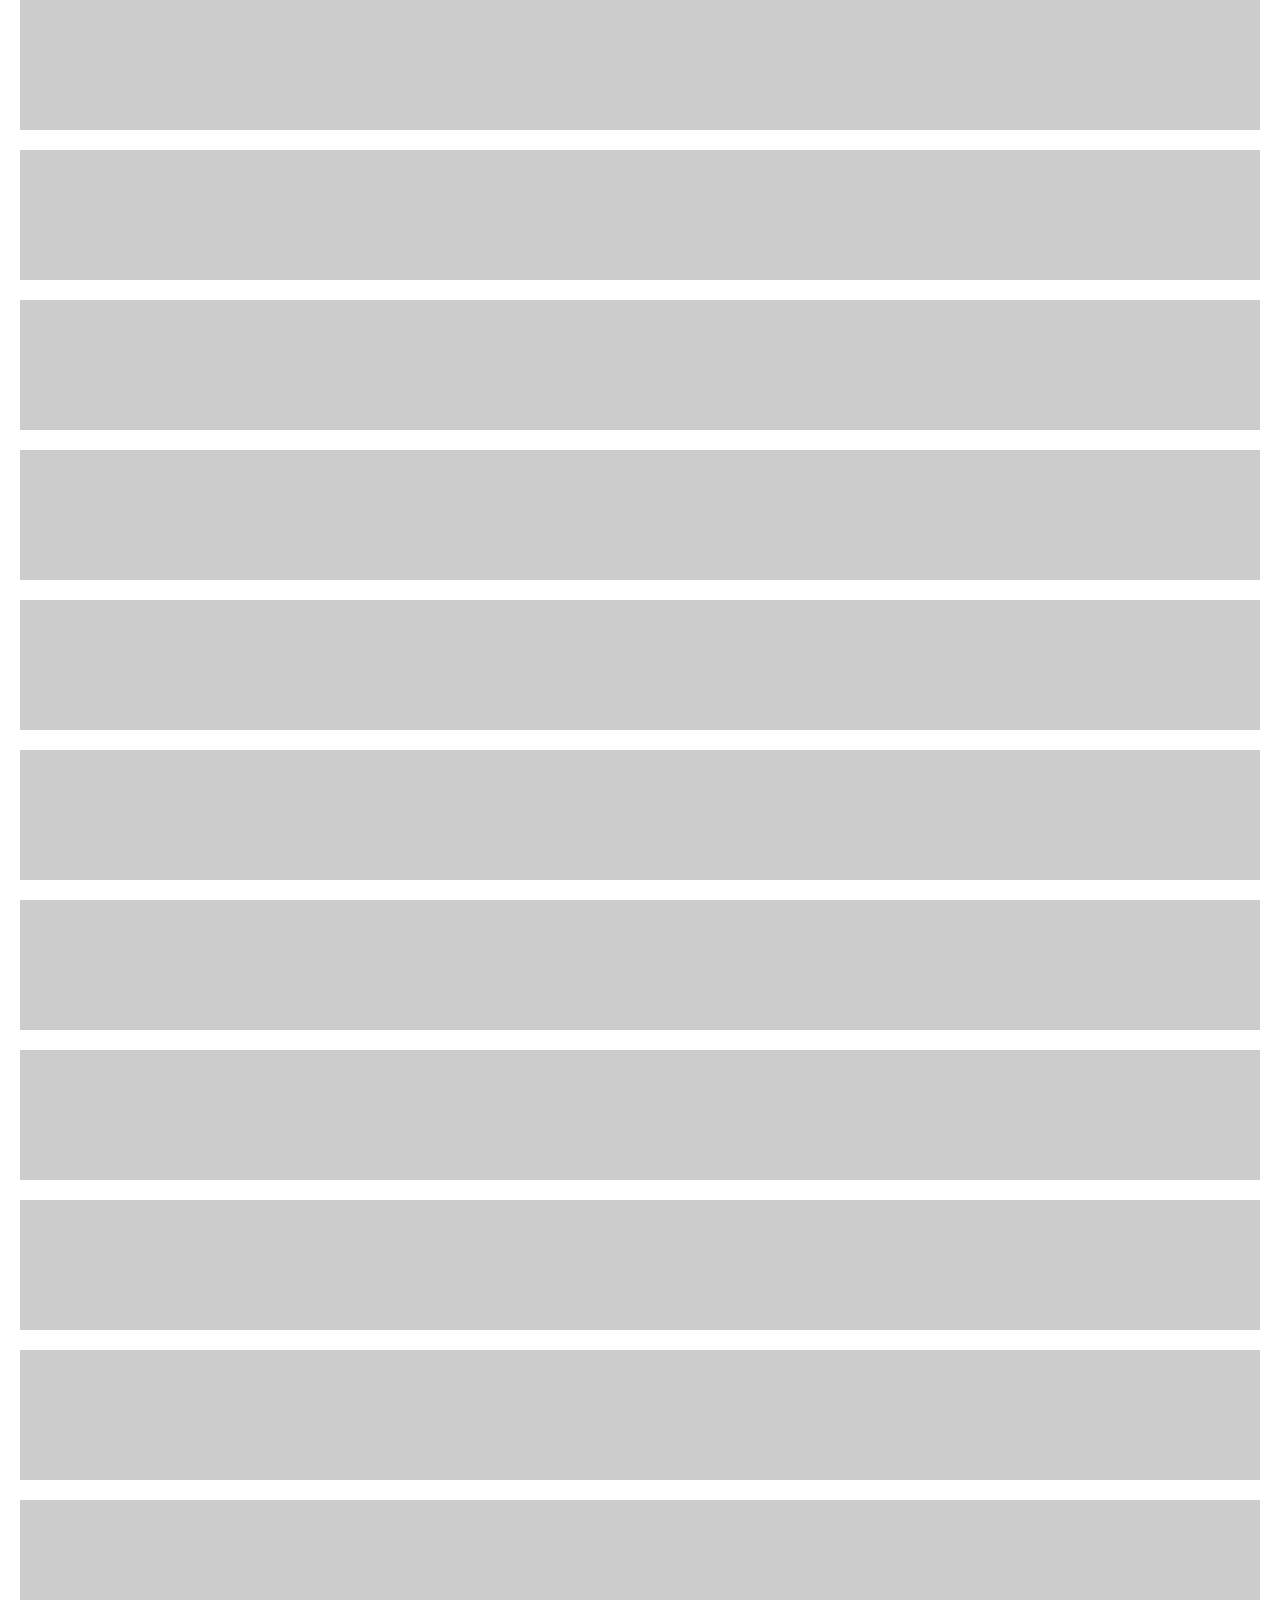
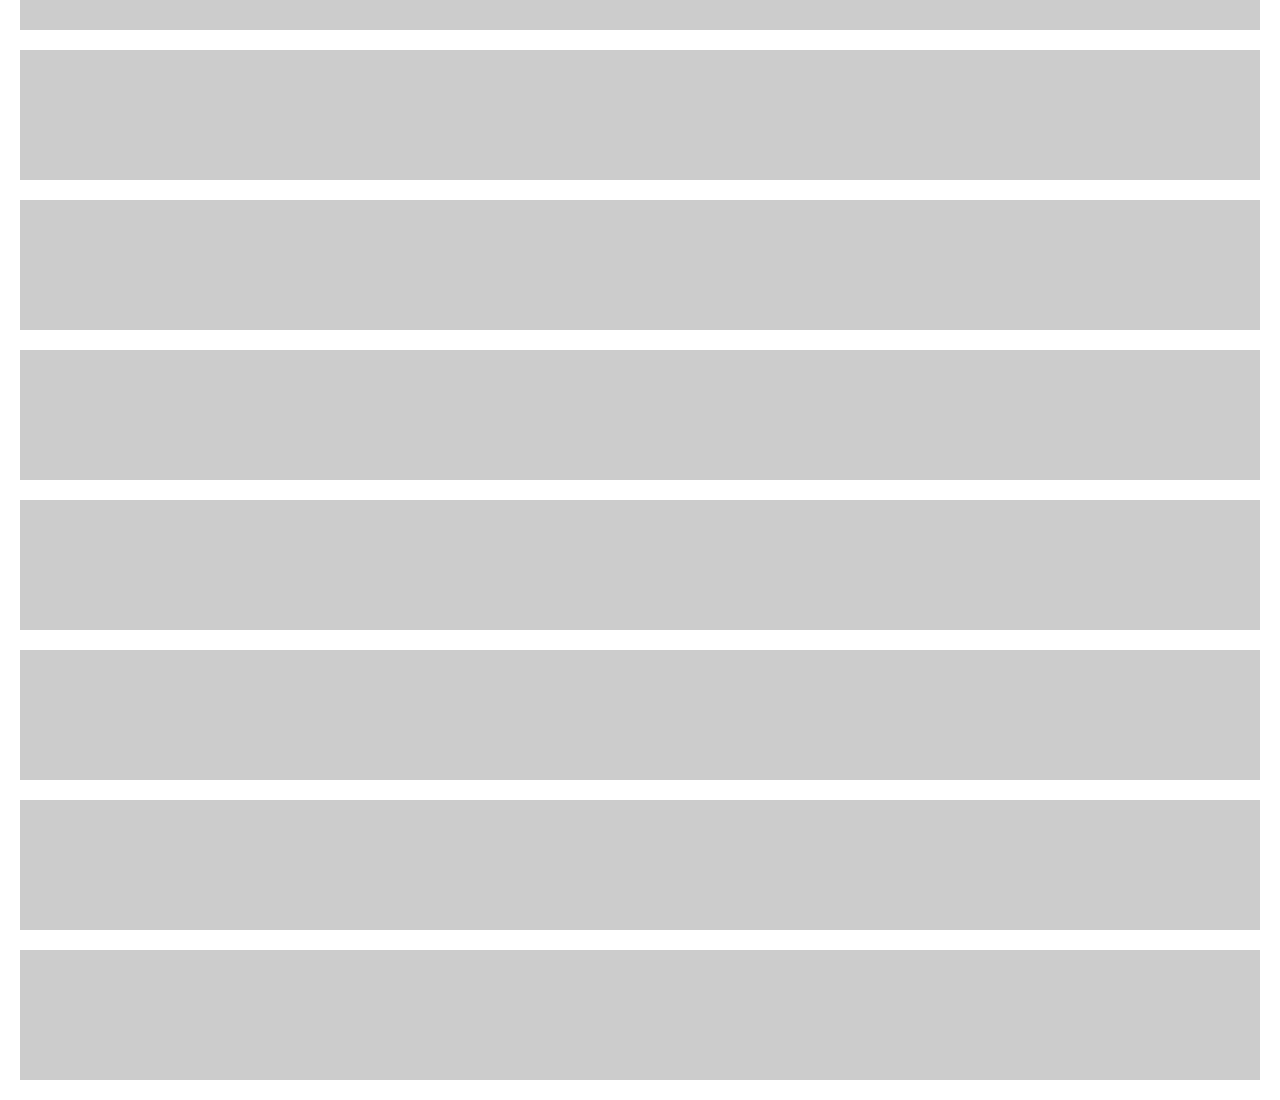
<file: animation/aos/test/fixtures/aos.fixture.html>
<!DOCTYPE html>
<html>
  <head>
    <title></title>
    <style type="text/css">
      * {box-sizing: border-box;}
      body {
        margin: 0; padding: 0 20px; text-align: center;
      }
      .aos-item {
        width: 100%; height: 130px; margin: 0 0 20px 0; background: #ccc;
      }
    </style>
  </head>
  <body class="body">
    <div class="aos-item aos-item--1" data-aos="fade"></div>
    <div class="aos-item aos-item--2" data-aos="fade-up"></div>
    <div class="aos-item aos-item--3" data-aos="fade-down"></div>
    <div class="aos-item aos-item--4" data-aos="fade-left"></div>
    <div class="aos-item aos-item--5" data-aos="fade-right"></div>
    <div class="aos-item aos-item--6" data-aos="flip-up"></div>
    <div class="aos-item aos-item--7" data-aos="flip-down"></div>
    <div class="aos-item aos-item--8" data-aos="flip-left"></div>
    <div class="aos-item aos-item--9" data-aos="flip-right"></div>
    <div class="aos-item aos-item--10" data-aos="zoom-in"></div>
    <div class="aos-item aos-item--11" data-aos="zoom-in-up"></div>
    <div class="aos-item aos-item--12" data-aos="zoom-in-down"></div>
    <div class="aos-item aos-item--13" data-aos="zoom-in-left"></div>
    <div class="aos-item aos-item--14" data-aos="zoom-in-right"></div>
    <div class="aos-item aos-item--15" data-aos="slide-up"></div>
    <div class="aos-item aos-item--16" data-aos="slide-down"></div>
    <div class="aos-item aos-item--17" data-aos="slide-left"></div>
    <div class="aos-item aos-item--18" data-aos="slide-right"></div>
  </body>
</html>
</file>
<file: stylesheets/index.css>
* {
    padding: 0;
    margin: 0;
    box-sizing: border-box;
    font-family: fnt;
}

@font-face {
    font-family: "fnt";
    src: url("../fonts/Comfortaa-SemiBold.ttf");
}

body {
    height: 300vh;
    width: 100%;
    display: flex;
    justify-content: center;
    align-items: center;
    flex-direction: column;
}



::-webkit-scrollbar {
    width: 20px;
  }
  
 
  ::-webkit-scrollbar-track {
    box-shadow: inset 0 0 5px grey; 
    border-radius: 10px;
  }
   
 
  ::-webkit-scrollbar-thumb {
    background: linear-gradient(163deg, rgba(89, 215, 180, 1) 35%, rgba(179, 132, 237, 1) 71%); 
    border-radius: 10px;
  }
  
 
  ::-webkit-scrollbar-thumb:hover {
    background: linear-gradient(163deg, rgba(179, 132, 237, 1) 35%, rgba(89, 215, 180, 1) 71%); 
  }

.navbar {
    position: absolute;
    top: -2vh;
    left: -75vw;
    height: 90vh;
    width: 90%;
    background-color: #fecb90;
    background: linear-gradient(to right, white, #fecb90);
    transform: rotate(-50deg);
    box-shadow: 5px 10px rgba(139, 137, 137, 0.5);
    transition: 1s;
}

#icons a {
    text-decoration: none;
    color: black;
}

.menu-icon {
    position: absolute;
    top: 3vh;
    left: 2vh;
    width: 4vh;
    z-index: 2;
}

body>ul {
    opacity: 0;
    position: absolute;
    left: 10vh;
    top: 3vh;
    font-size: 1.5em;
    list-style-type: none;
    transition: 1.2s;
}

body>ul li {
    margin-top: 10vh;
    cursor: pointer;
    transition: 0.2s;
}

body>ul li:hover {
    font-size: 1.7em;
    text-shadow: 6px 6px 2px rgba(150, 150, 150, 0.5);
}

body>ul:nth-child(1) {
    transition: 1.2s;
}

.fade-in {
    opacity: 1;
    transition: 2s;
}

.slider {
    width: 100%;
    height: 100vh;
    overflow: hidden;
}

.slides {
    height: 100%;
    width: 200%;
    display: flex;
}

.slide>img {
    width: 100vw;
    height: 100vh;
    background-size: cover;
}

.slides input {
    display: none;
}

.slide {
    width: 50%;
}

.navigation-manual {
    position: relative;
    width: 2.5vw;
    display: flex;
    justify-content: space-between;
    margin: 0 auto;
}

.manual-btn {
    border: 2px solid black;
    padding: 5px;
    border-radius: 1vw;
    cursor: pointer;
    transition: 0.5s;
    display: inline-block;
    height: 1vw;
    width: 1vw;
    position: relative;
    bottom: 2vw;
}

.manual-btn:hover {
    background-color: rgb(225, 217, 134);
}

#radio1:checked~.first {
    margin-left: 0;
    transition: 2s;
}

#radio2:checked~.first {
    margin-left: -50%;
    transition: 2s;
}

.about {
    position: relative;
    height: 100vh;
    display: flex;
    justify-content: space-around;
    background: linear-gradient(to bottom right, #b384ed 5%, white, #85d59d);
    flex-direction: row;
    width: 100%;
}

.about-text {
    display: flex;
    align-items: center;
    justify-content: space-around;
    flex-direction: column;
    padding: 10%;
    font-size: 1em;
}

.about>img:nth-child(1) {
    position: absolute;
    right: 25vw;
    top: 8vw;
    width: 15vw;
}

.about>img:nth-child(2) {
    position: absolute;
    right: 33vw;
    top: 30vw;
    width: 10vw;
}

.about>img:nth-child(3) {
    position: absolute;
    left: 3vw;
    top: 1vw;
    width: 15vw;
}

.about-text {
    transform-style: preserve-3d;
    transform: perspective(1000px);
    background-color: rgba(255, 255, 255, 0.5);
    border-radius: 3vw;
    width: 45%;
    height: 60%;
    margin-top: 10%;
    text-align: center;
}

.about-text>img {
    width: 60%;
    margin-bottom: 5%;
    transform: translateZ(30px);
    /* height: 40%; */
}

.about-text>span {
    background: -webkit-linear-gradient(#49ce71, #9e5feb);
    -webkit-background-clip: text;
    -webkit-text-fill-color: transparent;
    transform: translateZ(50px);
    height: 45%;
}

.footer {
    width: 100%;
    height: 100vh;
    background-image: url("../images/footer-bc.png");
    height: 100vh;
    background-position: center;
    background-repeat: no-repeat;
    background-size: cover;
    display: flex;
    justify-content: center;
    align-items: center;
}

.box img {
    height: 70vh;
    border-radius: 2%;
}

.glide__slide {
    filter: blur(5px);
    opacity: 0.6;
    transition: 0.2s linear;
}

.glide__slide--active {
    opacity: 1;
    filter: none;
    transform: scale(1.1);
}

.glide__slides {
    overflow: visible;
}

::-moz-selection {
    background: linear-gradient(purple, rgb(209, 27, 97), orange);
}

 ::selection {
    background: linear-gradient(purple, rgb(209, 27, 97), orange);
}

@media (max-width: 900px) {
    .slide.first>img {
        content: url("../images/slide12.png");
    }
    .slide.second>img {
        content: url("../images/slide22.png");
    }
}

@media(max-width:1000px) {
    body>ul li {
        font-size: 0.5em;
        display: inline;
        color: white;
        opacity: 1;
    }
    #icons {
        opacity: 1;
    }
    .navbar,
    .menu-icon {
        display: none;
    }
}

@media (max-width: 900px) {
    .slide.first>img {
        content: url("../images/slide13.png");
    }
    .slide.second>img {
        content: url("../images/slide23.png");
    }
    .manual-btn {
        border-radius: 2vw;
        bottom: 5vw;
    }
    .about {
        flex-direction: column;
        align-items: center;
        justify-content: space-around;
    }
    .about-text {
        width: 80%;
        margin-bottom: 10%;
        height: 40%;
        font-size: 0.7em;
    }
    .about-text>img {
        width: 30%;
    }
    .about>img:nth-child(1) {
        z-index: 3;
    }
    .about>img:nth-child(2) {
        z-index: 3;
        right: 20vw;
    }
    .box img {
        height: 50vh;
    }
    .about-img {
        height: 40%;
        width: 50%;
    }
}

@media (max-width: 500px) {
    .manual-btn {
        border-radius: 3vw;
        bottom: 8vw;
    }
    .box img {
        height: 30vh;
    }
}
</file>
<file: stylesheets/Dashboard.css>
/* Googlefont Poppins CDN Link */
@import url('https://fonts.googleapis.com/css2?family=Poppins:wght@200;300;400;500;600;700&display=swap');
*{
  margin: 0;
  padding: 0;
  box-sizing: border-box;
  font-family: tix;
}
@font-face {
  font-family: tix;
  src: url(../fonts/Comfortaa-Regular.ttf);
}

::-webkit-scrollbar {
  width: 20px;
}


::-webkit-scrollbar-track {
  box-shadow: inset 0 0 5px grey; 
  border-radius: 10px;
}
 

::-webkit-scrollbar-thumb {
  background:  rgba(179, 132, 237, 1); 
  border-radius: 10px;
}


::-webkit-scrollbar-thumb:hover {
  background: rgba(89, 215, 180, 1); 
}

.inline{
  display: inline-block;
}
.sidebar{
  position: fixed;
  height: 100%;
  width: 240px;
  background: linear-gradient(163deg, rgba(89, 215, 180, 1) 35%, rgba(179, 132, 237, 1) 71%);
  transition: all 0.5s ease;
}
.sidebar.active{
  width: 60px;
}
.sidebar .logo-details{
  height: 80px;
  display: flex;
  align-items: center;
}
.sidebar .logo-details i{
  font-size: 28px;
  font-weight: 500;
  color: #fff;
  min-width: 60px;
  text-align: center
}
.logo_name{
    padding-left: 25px;
}
.sidebar .logo-details .logo_name{
  color: #fff;
  font-size: 24px;
  font-weight: 500;
}
.sidebar .nav-links{
  margin-top: 10px;
}
.sidebar .nav-links li{
  position: relative;
  list-style: none;
  height: 50px;
}
.sidebar .nav-links li a{
  height: 100%;
  width: 100%;
  display: flex;
  align-items: center;
  text-decoration: none;
  transition: all 0.4s ease;
}
.sidebar .nav-links li a.active{
  background: rgba(179, 132, 237, 1);
}
.sidebar .nav-links li a:hover{
  background: rgba(179, 132, 237, 1);
}
.sidebar .nav-links li i{
  min-width: 60px;
  text-align: center;
  font-size: 18px;
  color: #fff;
}
.sidebar .nav-links li a .links_name{
  color: #fff;
  font-size: 15px;
  font-weight: 400;
  white-space: nowrap;
}
.sidebar .nav-links .log_out{
  position: absolute;
  bottom: 0;
  width: 100%;
}
.home-section{
  position: relative;
  background: #f5f5f5;
  min-height: 100vh;
  width: calc(100% - 240px);
  left: 240px;
  transition: all 0.5s ease;
}
.sidebar.active ~ .home-section{
  width: calc(100% - 60px);
  left: 60px;
}
.home-section nav{
  display: flex;
  justify-content: space-between;
  height: 80px;
  background: #fff;
  display: flex;
  align-items: center;
  position: fixed;
  width: calc(100% - 240px);
  left: 240px;
  z-index: 100;
  padding: 0 20px;
  box-shadow: 0 1px 1px rgba(0, 0, 0, 0.1);
  transition: all 0.5s ease;
}

.sidebar.active ~ .home-section nav{
  left: 60px;
  width: calc(100% - 60px);
}
.home-section nav .sidebar-button{
  display: flex;
  align-items: center;
  font-size: 24px;
  font-weight: 500;
}
nav .sidebar-button i{
  font-size: 35px;
  margin-right: 10px;
}
.home-section nav .search-box{
  position: relative;
  height: 50px;
  max-width: 550px;
  width: 100%;
  margin: 0 20px;
}
nav .search-box input{
  height: 100%;
  width: 100%;
  outline: none;
  background: #F5F6FA;
  border: 2px solid #EFEEF1;
  border-radius: 6px;
  font-size: 18px;
  padding: 0 15px;
}
nav .search-box .bx-search{
  position: absolute;
  height: 40px;
  width: 40px;
  background: #2697FF;
  right: 5px;
  top: 50%;
  transform: translateY(-50%);
  border-radius: 4px;
  line-height: 40px;
  text-align: center;
  color: #fff;
  font-size: 22px;
  transition: all 0.4 ease;
}
.home-section nav .profile-details{
  display: flex;
  align-items: center;
  background: #F5F6FA;
  border: 2px solid #EFEEF1;
  border-radius: 6px;
  height: 50px;
  min-width: 190px;
  padding: 0 15px 0 2px;
}
nav .profile-details img{
  height: 40px;
  width: 40px;
  border-radius: 6px;
  object-fit: cover;
}
nav .profile-details .admin_name{
  font-size: 15px;
  font-weight: 500;
  color: #333;
  margin: 0 10px;
  white-space: nowrap;
}
nav .profile-details i{
  font-size: 25px;
  color: #333;
}
.home-section .home-content{
  position: relative;
  padding-top: 104px;
}
.home-content .overview-boxes{
  display: flex;
  align-items: center;
  justify-content: space-between;
  flex-wrap: wrap;
  padding: 0 20px;
  margin-bottom: 26px;
}
.overview-boxes .box{
  display: flex;
  align-items: center;
  justify-content: center;
  width: calc(100% / 4 - 15px);
  background: #fff;
  padding: 15px 14px;
  border-radius: 12px;
  box-shadow: 0 5px 10px rgba(0,0,0,0.1);
}
.overview-boxes .box-topic{
  font-size: 20px;
  font-weight: 500;
}
.home-content .box .number{
  display: inline-block;
  font-size: 35px;
  margin-top: -6px;
  font-weight: 500;
}
.home-content .box .indicator{
  display: flex;
  align-items: center;
}
.home-content .box .indicator i{
  height: 20px;
  width: 20px;
  background: #8FDACB;
  line-height: 20px;
  text-align: center;
  border-radius: 50%;
  color: #fff;
  font-size: 20px;
  margin-right: 5px;
}
.box .indicator i.down{
  background: #e87d88;
}
.home-content .box .indicator .text{
  font-size: 12px;
}
.home-content .box .cart{
  display: inline-block;
  font-size: 32px;
  height: 50px;
  width: 50px;
  background: #cce5ff;
  line-height: 50px;
  text-align: center;
  color: #66b0ff;
  border-radius: 12px;
  margin: -15px 0 0 6px;
}
.home-content .box .cart.two{
   color: #2BD47D;
   background: #C0F2D8;
 }
.home-content .box .cart.three{
   color: #ffc233;
   background: #ffe8b3;
 }
.home-content .box .cart.four{
   color: #e05260;
   background: #f7d4d7;
 }
.home-content .total-order{
  font-size: 20px;
  font-weight: 500;
}
.home-content .sales-boxes{
  display: flex;
  justify-content: space-between;
  /* padding: 0 20px; */
}

.sales-details{
    display: flex;
    flex-direction: column;
}

/* left box */
.home-content .sales-boxes .recent-sales{
  width: 65%;
  background: #fff;
  padding: 20px 30px;
  margin: 0 20px;
  border-radius: 12px;
  box-shadow: 0 5px 10px rgba(0, 0, 0, 0.1);
}
.home-content .sales-boxes .sales-details{
  display: flex;
  align-items: flex-start;
  justify-content: space-between;
}
.sales-boxes .box .title{
  font-size: 24px;
  font-weight: 500;
  /* margin-bottom: 10px; */
}
.sales-boxes .sales-details li.topic{
  font-size: 20px;
  font-weight: 500;
}
.sales-boxes .sales-details li{
  list-style: none;
  margin: 8px 0;
}
.sales-boxes .sales-details li a{
  font-size: 18px;
  color: #333;
  font-size: 400;
  text-decoration: none;
}
.sales-boxes .box .button{
  width: 100%;
  display: flex;
  justify-content: flex-end;
}
.sales-boxes .box .button a{
  color: #fff;
  background: #0A2558;
  padding: 4px 12px;
  font-size: 15px;
  font-weight: 400;
  border-radius: 4px;
  text-decoration: none;
  transition: all 0.3s ease;
}
.sales-boxes .box .button a:hover{
  background:  #0d3073;
}

/* Right box */
.home-content .sales-boxes .top-sales{
  width: 35%;
  background: #fff;
  padding: 20px 30px;
  margin: 0 20px 0 0;
  border-radius: 12px;
  box-shadow: 0 5px 10px rgba(0, 0, 0, 0.1);
}
.sales-boxes .top-sales li{
  display: flex;
  align-items: center;
  justify-content: space-between;
  margin: 10px 0;
}
.sales-boxes .top-sales li a img{
  height: 40px;
  width: 40px;
  object-fit: cover;
  border-radius: 12px;
  margin-right: 10px;
  background: #333;
}
.sales-boxes .top-sales li a{
  display: flex;
  align-items: center;
  text-decoration: none;
}
.sales-boxes .top-sales li .product,
.price{
  font-size: 17px;
  font-weight: 400;
  color: #333;
}
/* Responsive Media Query */
@media (max-width: 1240px) {
  .sidebar{
    width: 60px;
  }
  .sidebar.active{
    width: 220px;
  }
  .home-section{
    width: calc(100% - 60px);
    left: 60px;
  }
  .sidebar.active ~ .home-section{
    /* width: calc(100% - 220px); */
    overflow: hidden;
    left: 220px;
  }
  .home-section nav{
    width: calc(100% - 60px);
    left: 60px;
  }
  .sidebar.active ~ .home-section nav{
    width: calc(100% - 220px);
    left: 220px;
  }
}
@media (max-width: 1150px) {
  .home-content .sales-boxes{
    flex-direction: column;
  }
  .home-content .sales-boxes .box{
    width: 100%;
    overflow-x: scroll;
    margin-bottom: 30px;
  }
  .home-content .sales-boxes .top-sales{
    margin: 0;
  }
}
@media (max-width: 1000px) {
  .overview-boxes .box{
    width: calc(100% / 2 - 15px);
    margin-bottom: 15px;
  }
}
@media (max-width: 700px) {
  nav .sidebar-button .dashboard,
  nav .profile-details .admin_name,
  nav .profile-details i{
    display: none;
  }
  .home-section nav .profile-details{
    height: 50px;
    min-width: 40px;
  }
  .home-content .sales-boxes .sales-details{
    width: 560px;
  }
}
@media (max-width: 550px) {
  .overview-boxes .box{
    width: 100%;
    margin-bottom: 15px;
  }
  .sidebar.active ~ .home-section nav .profile-details{
    display: none;
  }
}
</file>
<file: stylesheets/resumeBuilder.css>
* {
        padding: 0;
        margin: 0;
        box-sizing: border-box;
        font-family: fnt;
    }
    
    @font-face {
        font-family: "fnt";
        src: url("../fonts/Comfortaa-SemiBold.ttf");
    }
    
    @font-face {
        font-family: "bold-fnt";
        src: url("../fonts/Comfortaa-SemiBold.ttf");
    }
    
    .container {
        height: 100vh;
        width: 100%;
        display: flex;
        justify-content: center;
        align-items: center;
        background-image: url("../images/gradient.png");
        background-size: 100% 100vh;
    }
    
    .slider {
        height: 50vh;
        width: 60%;
        overflow: hidden;
        margin-left: 16%;
        position: relative;
    }
    
    .text {
        position: absolute;
        left: 15%;
        font-family: "bold-fnt";
        font-weight: bold;
        transform: rotate(-90deg);
        font-size: 2em;
        color: rgb(153, 153, 153);
        z-index: 2;
        transition: 2s;
    }
    
    .slides {
        height: 100%;
        width: 400%;
        display: flex;
    }
    
    .slide {
        width: 25%;
        border-radius: 12px;
        display: flex;
        justify-content: space-around;
        align-items: space-around;
    }
    
    select {
        border: 3px solid pink
    }
    
    option {
        border: 3px solid pink
    }
    
    select:focus {
        transition: 0.5s;
        background: linear-gradient(163deg, rgba(89, 215, 180, 1) 35%, rgba(179, 132, 237, 1) 71%);
        transform: scale(1.1);
    }
    
    textarea {
        border-radius: 4px;
        border: 3px solid pink;
        resize: none;
    }
    
    .slide>div {
        height: 90%;
        width: 80%;
        padding: 2%;
        display: flex;
        flex-direction: column;
        flex-wrap: wrap;
    }
    
    #second>div {
        flex-direction: column;
    }
    
    .sub-slide {
        width: 45%;
        height: 100%;
        display: flex;
        flex-direction: column;
    }
    
    input {
        margin-bottom: 3%;
        width: 60%;
        border-radius: 4px;
        border: 3px solid pink;
    }
    
    label {
        font-weight: bold;
        display: block;
        margin-bottom: 2%;
    }
    
    .slides>div:nth-child(2n+1) {
        backdrop-filter: blur(7px) saturate(152%);
        -webkit-backdrop-filter: blur(7px) saturate(152%);
        background-color: rgba(166, 24, 175, 0.28);
        border: 1px solid rgba(209, 213, 219, 0.3);
    }
    
    .slides>div:nth-child(2n) {
        backdrop-filter: blur(7px) saturate(152%);
        -webkit-backdrop-filter: blur(7px) saturate(152%);
        background-color: rgba(52, 24, 175, 0.28);
        border: 1px solid rgba(209, 213, 219, 0.3);
    }
    
    #first {
        margin-left: 0;
        transition: 2s;
    }
    
    .radio-label {
        display: inline;
        font-weight: normal
    }
    
    input[type="radio"] {
        display: inline;
    }
    
    li {
        list-style-type: none;
        height: 2%;
        visibility: hidden;
    }
    
    .next-col {
        margin-top: 13%;
    }
    
    #add-skill:hover {
        cursor: pointer;
        transform: scale(1.1);
        transition: 0.5s;
    }
    
    .skill-div {
        margin-bottom: 2%;
        display: flex;
        justify-content: space-around;
        align-items: center;
        width: 30%;
    }
    
    .progressbar {
        display: inline-block;
        position: absolute;
        display: flex;
        flex-direction: row;
        height: 3vh;
        width: 15%;
        right: 20%;
        z-index: 2;
        top: 15%;
    }
    
    .progressbar div {
        background-color: white;
        z-index: 2;
        height: 100%;
        width: 25%;
    }
    
    .progressbar div:nth-child(1) {
        border-radius: 10px 0px 0px 10px;
    }
    
    .progressbar div:nth-child(4) {
        border-radius: 0 10px 10px 0;
    }
    
    #btn1 {
        top: 70%;
        border-radius: 4px;
        padding: 5px;
        border: 1px solid blue;
        color: blue;
        position: absolute;
        left: 30%;
        z-index: 2;
        transition: 0.5s;
        cursor: pointer;
    }
    
    #btn {
        top: 70%;
        border-radius: 4px;
        padding: 5px;
        border: 1px solid blue;
        color: blue;
        position: absolute;
        left: 83%;
        z-index: 2;
        transition: 0.5s;
        cursor: pointer;
    }
    
    #btn:hover {
        transform: scale(1.1);
        color: white;
        border: 1px solid white;
    }
    
    #btn1:hover {
        transform: scale(1.1);
        color: white;
        border: 1px solid white;
    }
    
    .pic-make {
        width: 20%;
        position: absolute;
        left: 15%;
        animation-name: animation;
        animation-iteration-count: infinite;
        animation-fill-mode: both;
        animation-duration: 5s;
        animation-timing-function: linear;
    }
    
    @keyframes animation {
        0% {
            transform: translateX(0px);
        }
        50% {
            transform: translateX(-50px);
        }
        100% {
            transform: translateX(0px);
        }
    }
    
    .popup {
        width: 40%;
        height: 30%;
        margin: auto auto;
        background: rgba(89, 215, 180, 0.8);
        z-index: 3;
        position: absolute;
        border: 3px solid purple;
        visibility: hidden;
        border-radius: 30px;
        display: flex;
        align-items: center;
        justify-content: center;
        text-align: center;
        font-weight: bold;
    }
    
    #cancel {
        position: absolute;
        right: 2%;
        top: 2%;
    }
    
    #cancel:hover {
        cursor: pointer;
        transform: scale(1.1);
        transition: 0.5s;
    }
    
    span {
        color: red;
    }
    
    .navbar {
        position: absolute;
        left: 0;
        top: 20%;
    }
    
    .navbar>input {
        display: none;
    }
    
    .navbar label {
        display: inline-block;
        width: 60px;
        height: 60px;
        background: linear-gradient(163deg, rgba(89, 215, 180, 1) 35%, rgba(179, 132, 237, 1) 71%);
        border-bottom-right-radius: 10px;
        border-top-right-radius: 10px;
        margin: 5px 0;
        text-align: center;
        cursor: pointer;
        display: flex;
        align-items: center;
        justify-content: center;
    }
    
    .bars {
        font-size: 22px;
        text-align: center;
        margin-top: 17px;
        color: #c31331;
        transition: 1s;
    }
    
    .menu ul {
        list-style-type: none;
        width: 60px;
        height: 300px;
        position: absolute;
    }
    
    .menu ul li {
        width: 0;
        height: 60px;
        background: linear-gradient(163deg, rgba(89, 215, 180, 1) 35%, rgba(179, 132, 237, 1) 71%);
        margin-bottom: 5px;
        display: flex;
        justify-content: center;
        align-items: center;
        border-bottom-right-radius: 10px;
        border-top-right-radius: 10px;
        cursor: pointer;
        transform: translateX(-20px);
        font-size: 22px;
        color: #c31331;
        transition: 0.5s;
        z-index: 3;
        visibility: visible;
    }
    
    .menu ul li:hover {
        transform: scale(1.2);
    }
    
    .navbar>input:checked~.menu ul li {
        animation: w 2s 1 forwards;
        transform: translateX(0);
    }
    
    .navbar>input:checked~.menu label .bars {
        transform: rotate(1turn);
    }
    
    .navbar>input:checked~.menu ul li:nth-child(2) {
        transition-delay: 0.4s;
        animation-delay: 0.4s;
    }
    
    .navbar>input:checked~.menu ul li:nth-child(3) {
        transition-delay: 0.8s;
        animation-delay: 0.8s;
    }
    
    .navbar>input:checked~.menu ul li:nth-child(4) {
        transition-delay: 1.2s;
        animation-delay: 1.2s;
    }
    
    #submit {
        position: absolute;
        right: 2%;
        bottom: 2%;
        width: 10%;
        height: 10%;
        border-radius: 30px;
        background: linear-gradient(163deg, rgba(89, 215, 180, 1) 35%, rgba(179, 132, 237, 1) 71%);
        border: 2px solid white;
        cursor: pointer;
        transition: color 0.5s;
        transition: transform 1s;
    }
    
    #submit:hover {
        color: white;
        transform: scale(1.1);
    }
    
    input:focus {
        transition: 0.5s;
        background: linear-gradient(163deg, rgba(89, 215, 180, 1) 35%, rgba(179, 132, 237, 1) 71%);
        transform: scale(1.1);
        color: white;
    }
    
    .occupational-status {
        display: flex;
        flex-direction: column;
    }
    
    textarea:focus {
        transition: 0.5s;
        background: linear-gradient(163deg, rgba(89, 215, 180, 1) 35%, rgba(179, 132, 237, 1) 71%);
        transform: scale(1.1);
        color: white;
    }
    
    @keyframes w {
        0% {
            width: 0px;
        }
        50% {
            width: 120px;
        }
        100% {
            width: 60px;
        }
    }
    
    @media (max-width: 900px) {
        .pic-make {
            width: 30%;
        }
        .text {
            /* left: 10%; */
            font-size: 1em;
        }
        #btn1,
        #btn {
            top: 70%;
            font-size: 0.5em;
        }
        #btn {
            left: 80%;
        }
        .sub-slide {
            width: 100%;
            height: 40%;
        }
        .slide>div {
            justify-content: center;
            font-size: 0.8em;
        }
        .sub-slide {
            width: 100%;
            height: 40%;
        }
        .slide>div {
            justify-content: center;
            font-size: 0.8em;
        }
        .progressbar {
            width: 30%;
        }
        .navbar label {
            width: 30px;
            height: 30px;
        }
        .menu ul {
            width: 40px;
            height: 200px;
        }
        .menu ul li {
            height: 40px;
        }
        .popup {
            width: 60%;
        }
        #submit {
            width: 20%;
        }
        .first div div:nth-child(2) {
            height: 30%;
        }
        .first div div:nth-child(1) {
            height: 70%;
        }
    }
    
    @media (max-width: 500px) {
        .text {
            left: 7%;
            /* font-size: 1em; */
        }
        #btn {
            left: 73%;
        }
        input {
            width: 90%;
        }
        #submit {
            width: 40%;
        }
    }
</file>
<file: stylesheets/showResume.css>
* {
    padding: 0;
    margin: 0;
    box-sizing: border-box;
    font-family: fnt;
}

@font-face {
    font-family: "fnt";
    src: url("../fonts/Comfortaa-SemiBold.ttf");
}

@font-face {
    font-family: "bold-fnt";
    src: url("../fonts/Comfortaa-SemiBold.ttf");
}

.container {
    height: 101vh;
    width: 100%;
    display: flex;
    flex-wrap: wrap;
    background: linear-gradient(163deg, rgba(89, 215, 180, 1) 35%, rgba(179, 132, 237, 1) 71%);
}

#nav-login a,
#nav-home a,
#nav-all a {
    text-decoration: none;
    color: white
}

.partition {
    width: 33.33333333%;
    height: 50%;
}

.container>div {
    border: 3px solid black;
}

.flip-card {
    background-color: transparent;
    width: 100%;
    height: 100%;
    perspective: 1000px;
    /* Remove this if you don't want the 3D effect */
}


/* This container is needed to position the front and back side */

.flip-card-inner {
    position: relative;
    width: 100%;
    height: 100%;
    text-align: center;
    transition: transform 0.8s;
    transform-style: preserve-3d;
}

.flip-card:hover .flip-card-inner {
    transform: rotateY(180deg);
}

.flip-card-front,
.flip-card-back {
    position: absolute;
    width: 100%;
    height: 100%;
    -webkit-backface-visibility: hidden;
    backface-visibility: hidden;
}

.flip-card-back {
    transform: rotateY(180deg);
    display: flex !important;
    justify-content: center;
    align-items: center;
    text-align: center;
}

.flip-card-back {
    background-color: white;
}

.flip-div {
    height: 80%;
    width: 80%;
    display: flex;
    align-items: space-around;
    justify-content: space-around;
    text-align: center;
    flex-direction: column;
    font-size: 1.5em;
}

.flip-div>span:hover {
    transition: 0.7s;
    cursor: pointer;
    transform: scale(1.05);
}

.menu-partition {
    font-size: 2em;
    color: white;
    font-weight: bold;
    display: flex;
    align-items: center;
    justify-content: center;
}

.menu-partition:hover #menu {
    font-size: 3em;
    transition: 1.5s;
}

.menu-partition:hover #nav-home {
    transition: 0.5s;
    opacity: 1;
}

.menu-partition:hover #nav-all {
    transition: 0.5s;
    transition-delay: 0.4s;
    opacity: 1;
}

.menu-partition:hover #nav-login {
    transition: 0.5s;
    transition-delay: 0.8s;
    opacity: 1;
}

.nav {
    z-index: 3;
    position: absolute;
    width: 33.3333333%;
    top: 0;
    text-align: center;
    height: 50%;
    display: flex;
    flex-direction: column;
    align-items: center;
    justify-content: space-around;
    cursor: pointer;
}

.nav>div {
    height: 33.3%;
    width: 100%;
    display: flex;
    justify-content: center;
    align-items: center;
    transition: 0.5s;
    opacity: 0;
}

.nav div:hover .nav-title {
    transform: scale(1.1);
    transition: 0.5s;
}

.nav>div:nth-child(1),
.nav>div:nth-child(3) {
    background-color: #b384ed;
}

.nav>div:nth-child(2) {
    background-color: rgba(89, 215, 180, 1);
}

.clock {
    background: linear-gradient(163deg, rgba(89, 215, 180, 1) 35%, rgba(179, 132, 237, 1) 71%);
    border-radius: 50%;
    border: 5px solid currentColor;
    box-shadow: 0px 0px 15px #000000cc;
    height: 80%;
    width: 60%;
    position: relative;
}

.clock .center {
    background: currentColor;
    position: absolute;
    transform-origin: 50% 100%;
    border-radius: 50%;
    height: 10px;
    width: 10px;
    left: calc(50% - 5px);
    top: calc(50% - 5px);
}

.clock .hour {
    background: currentColor;
    position: absolute;
    transform-origin: 50% 100%;
    border-radius: 3px;
    height: 28%;
    width: 6px;
    left: calc(50% - 3px);
    top: 22%;
    transform: rotate(0deg);
}

.clock .minute {
    background: currentColor;
    position: absolute;
    transform-origin: 50% 100%;
    border-radius: 2px;
    height: 40%;
    width: 4px;
    left: calc(50% - 2px);
    top: 10%;
    opacity: 0.9;
    transform: rotate(45deg);
}

.clock .second {
    background: currentColor;
    position: absolute;
    transform-origin: 50% 100%;
    border-radius: 1px;
    height: 40%;
    width: 2px;
    left: calc(50% - 1px);
    opacity: 0.7;
    top: 10%;
    transform: rotate(0deg);
}

.date {
    width: 26px;
    height: 26px;
    position: absolute;
    border: 3px solid rgb(77, 17, 77);
    left: calc(50% + 50px);
    top: calc(50% - 12px);
    font-family: Calibri;
    text-align: center;
    border-radius: 50%;
    z-index: 1;
}

.clock-partition {
    align-items: center;
    background: #b384ed;
    color: rgb(77, 17, 77);
    display: flex;
    justify-content: center;
    z-index: 2;
}

@media (max-width: 900px) {
    .partition,
    .nav {
        width: 50%;
        height: 33.333333%;
    }
    .clock {
        width: 50%;
    }
    .date {
        display: none;
    }
    .container {
        font-size: 0.7em;
    }
}

@media (max-width: 400px) {
    .container>div:nth-child(4) {
        display: none;
    }
    .partition,
    .nav {
        width: 100%;
        height: 20%;
    }
}
</file>
<file: animation/aos/demo/css/styles.css>
body {
  font-family: Helvetica,Tahoma;
}

*,
*:before,
*:after {
  box-sizing: border-box;
}

.aos-all {
  width: 1000px;
  max-width: 98%;
  margin: 10vh auto 0 auto;
}

.aos-item {
  display: inline-block;
  float: left;
  width: 33.3333%;
  height: 300px;
  padding: 20px;
}

.aos-item__inner {
  position: relative;
  width: 100%;
  height: 100%;
  float: left;
  background: #1da4e2;
  line-height: 260px;
  text-align: center;
  color: #fff;
}

@media screen and (max-width: 800px) {
  .aos-item {
    width: 50%;
  }
}
</file>
